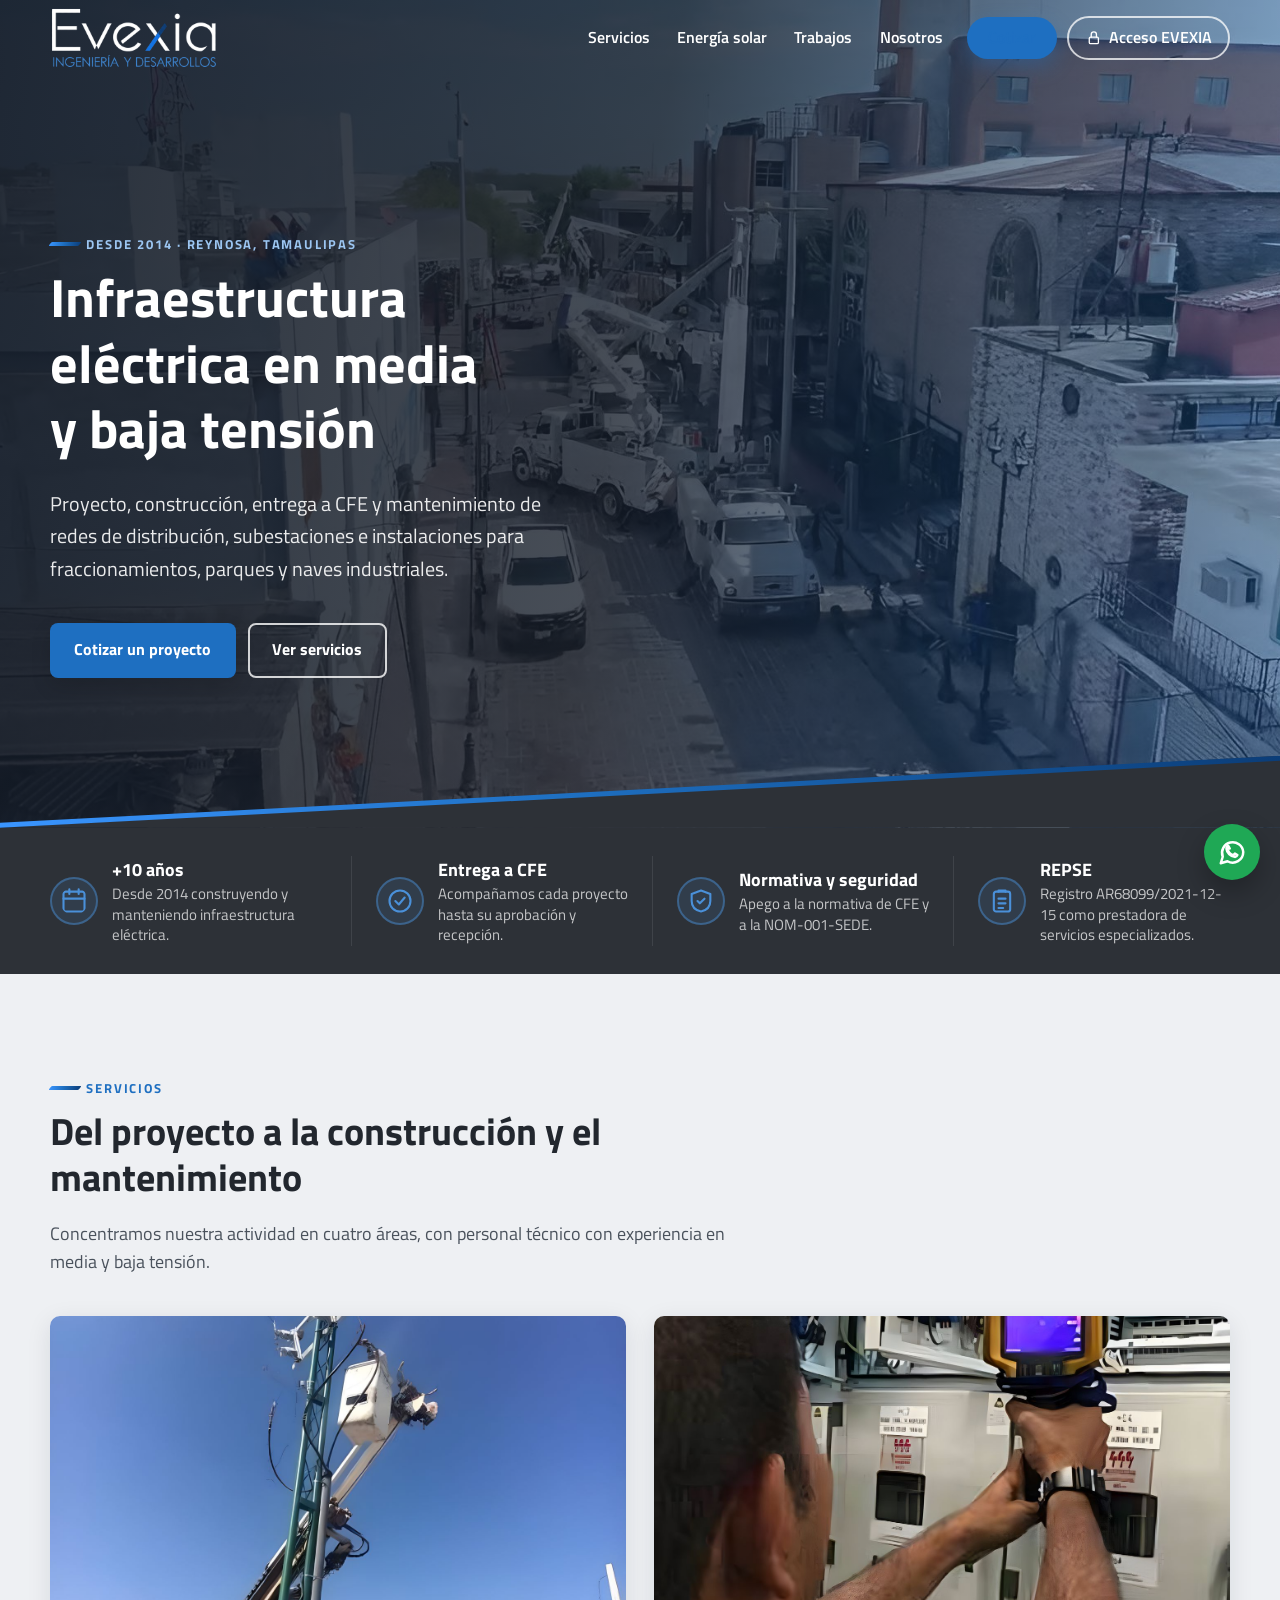
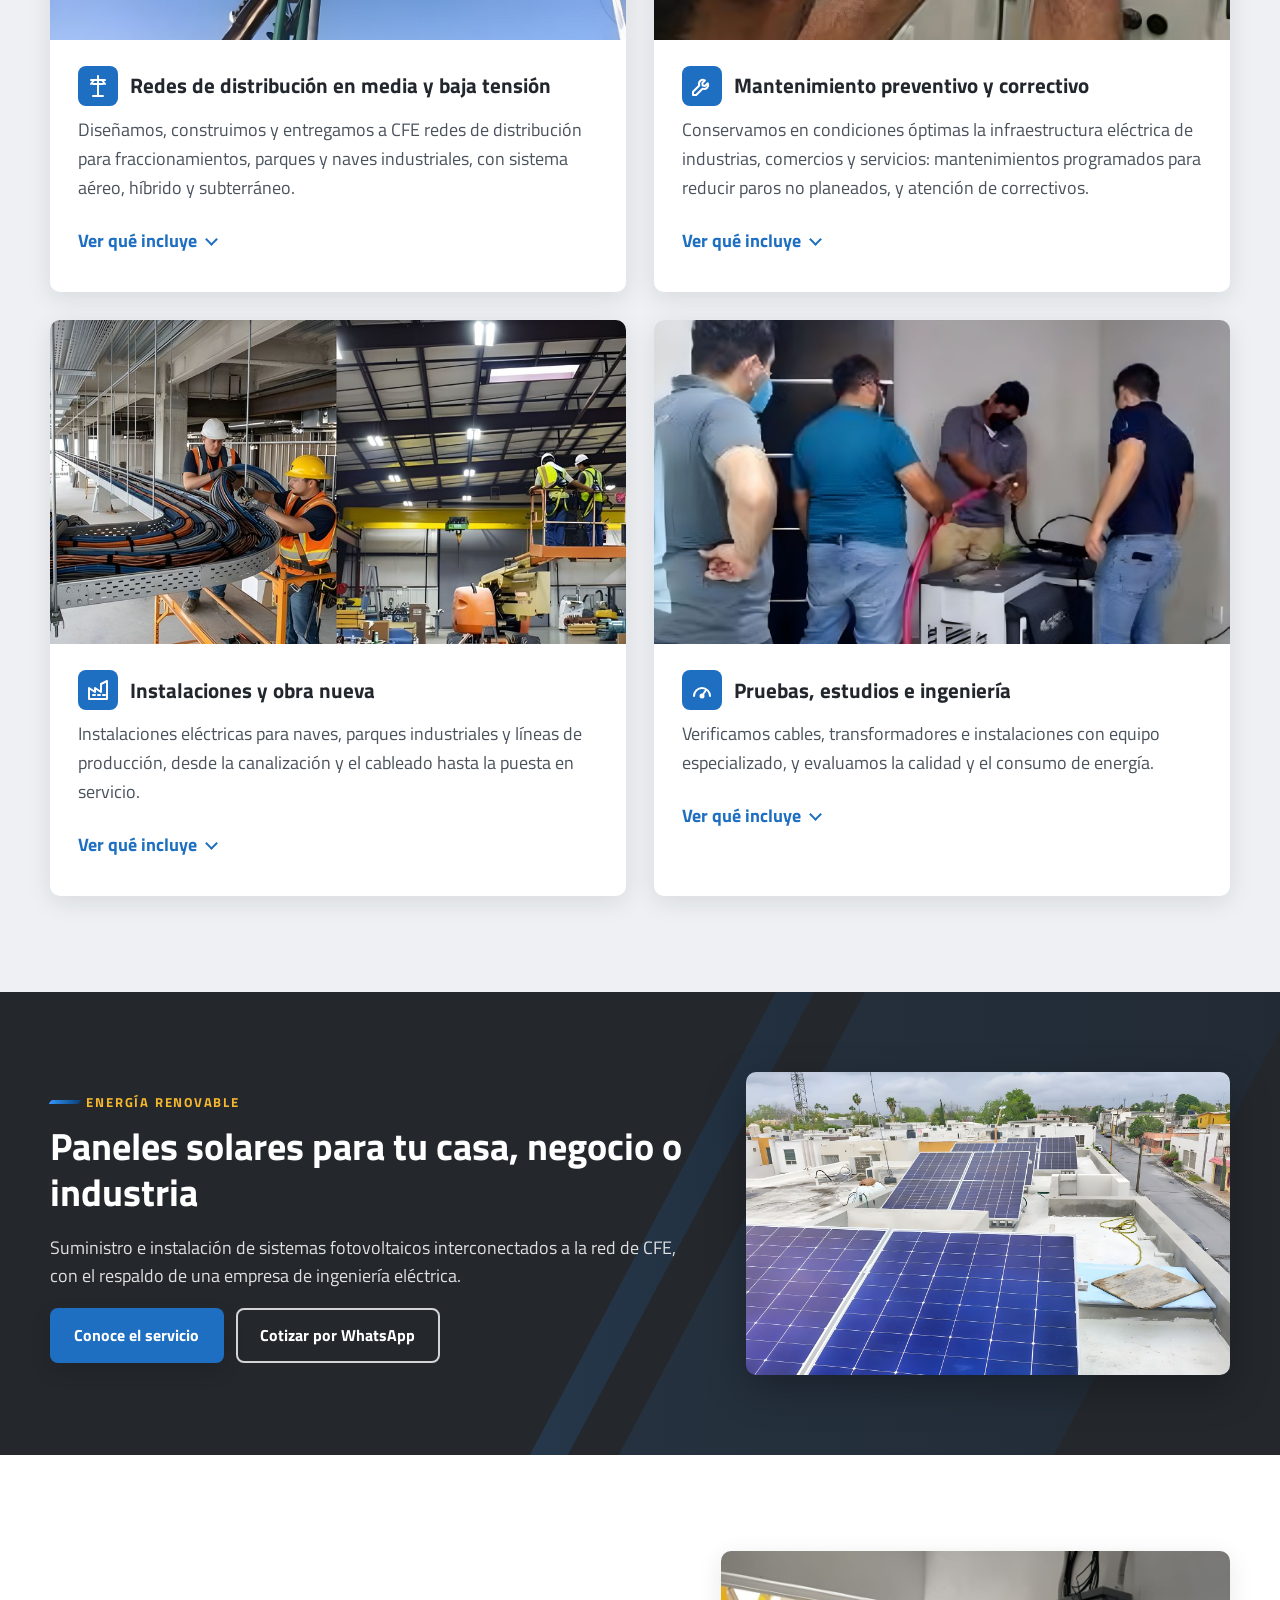
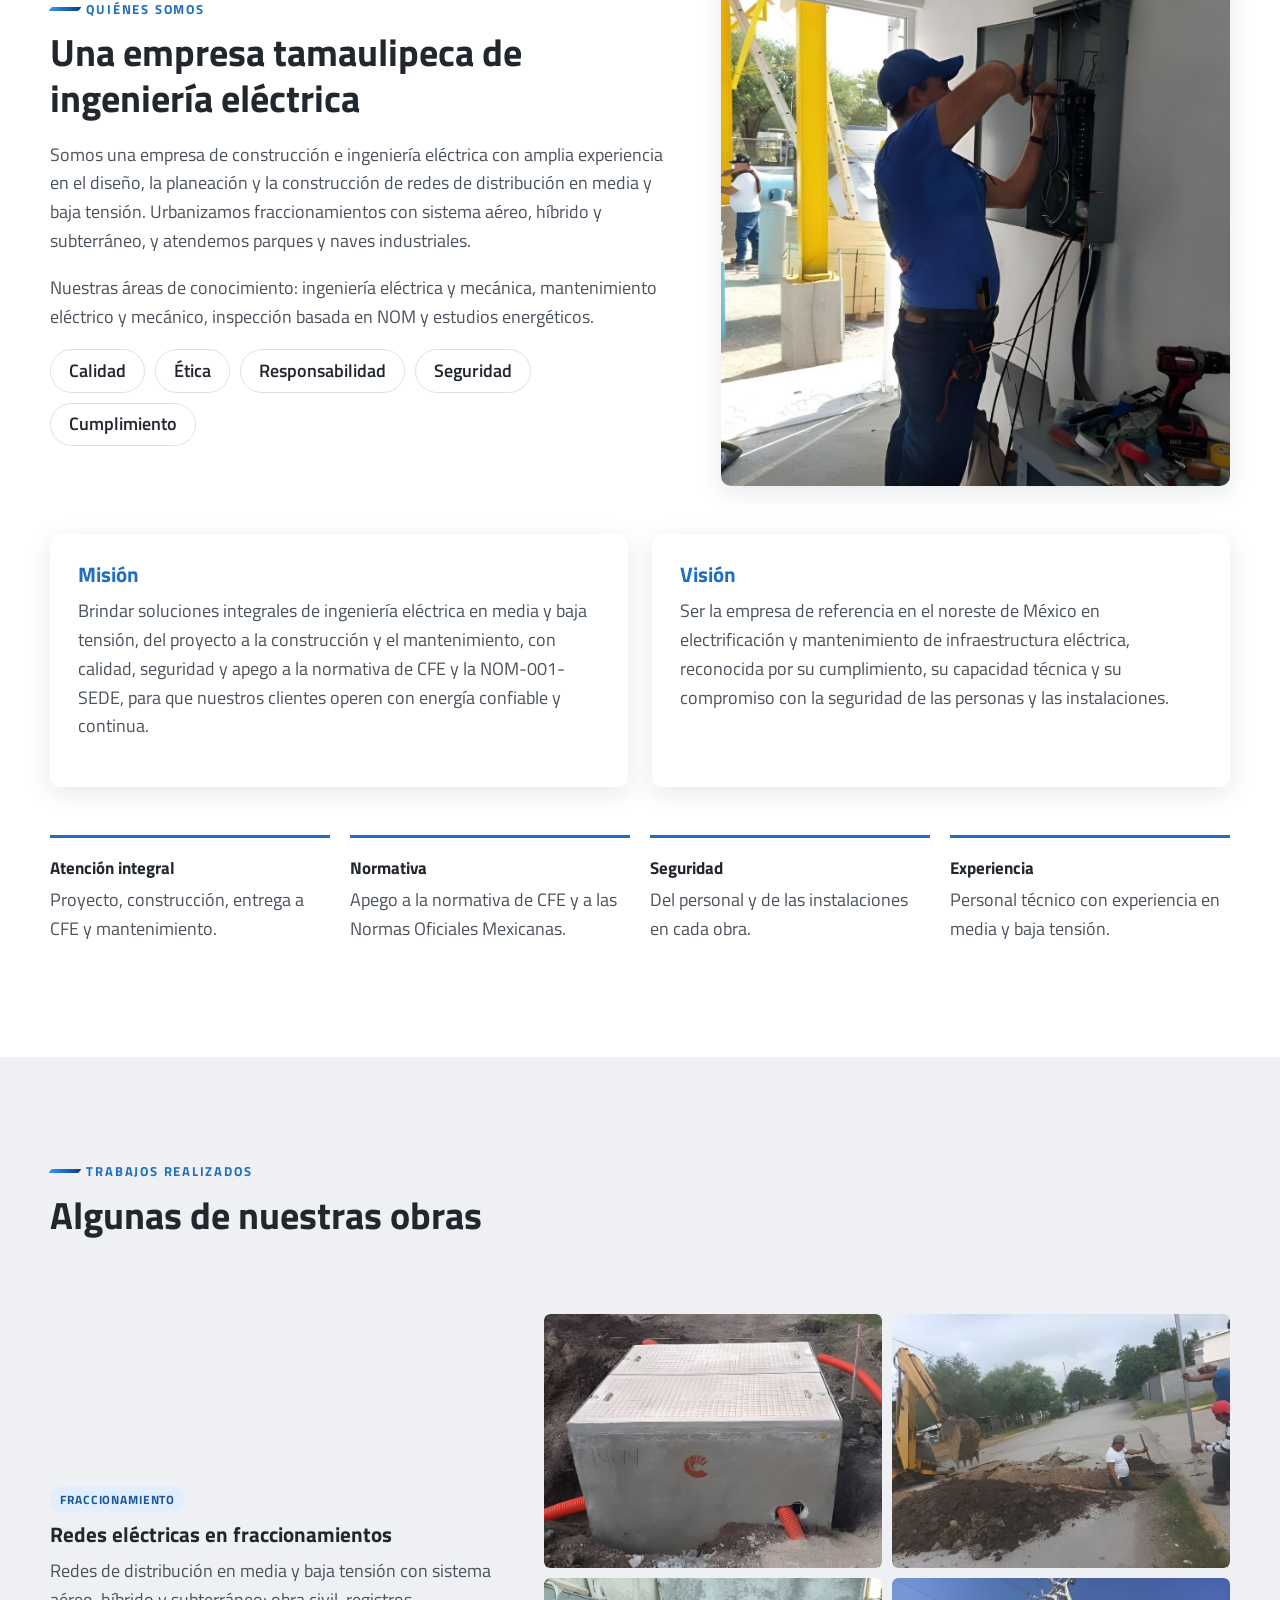
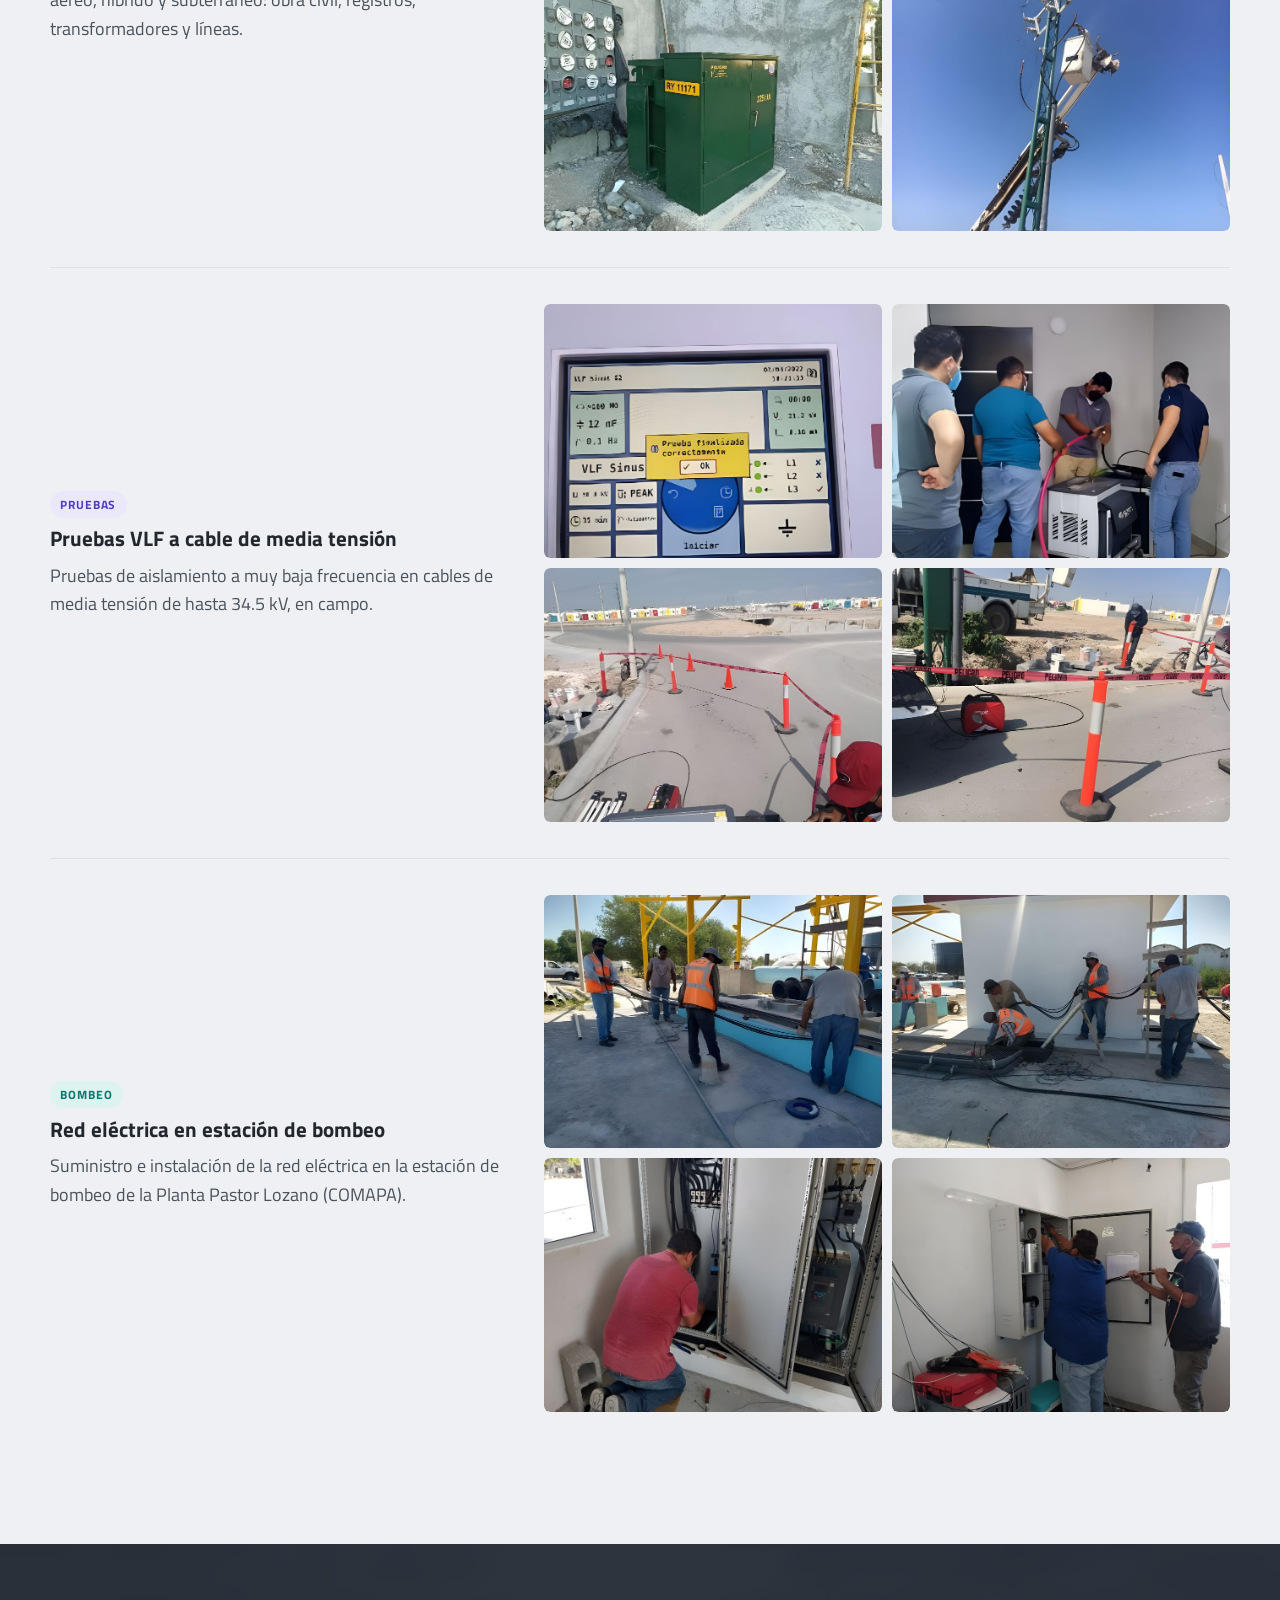
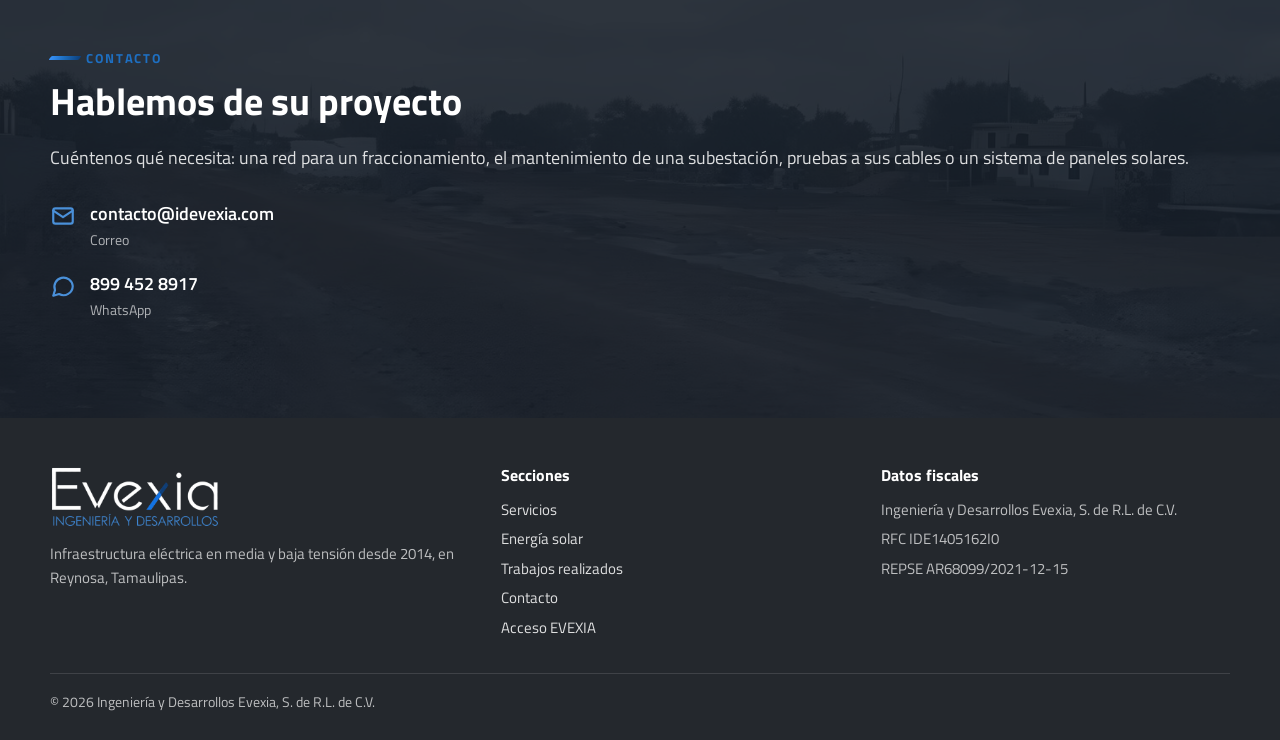
<file: index.html>
<!doctype html>
<html lang="es-MX">
<head>
<meta charset="utf-8">
<meta name="viewport" content="width=device-width, initial-scale=1">
<title>Ingeniería y Desarrollos EVEXIA · Infraestructura eléctrica en Reynosa, Tamaulipas</title>
<meta name="description" content="Proyecto, construcción, entrega a CFE y mantenimiento de redes de distribución en media y baja tensión, subestaciones e instalaciones industriales. Paneles solares. Desde 2014 en Reynosa, Tamaulipas.">
<link rel="canonical" href="https://idevexia.com/">
<meta property="og:type" content="website">
<meta property="og:locale" content="es_MX">
<meta property="og:site_name" content="Ingeniería y Desarrollos EVEXIA">
<meta property="og:title" content="Ingeniería y Desarrollos EVEXIA · Infraestructura eléctrica">
<meta property="og:description" content="Redes de distribución en media y baja tensión, subestaciones, mantenimiento, pruebas y paneles solares. Desde 2014 en Reynosa, Tamaulipas.">
<meta property="og:url" content="https://idevexia.com/">
<meta property="og:image" content="https://idevexia.com/img/compartir.jpg">
<link rel="icon" href="img/favicon.svg" type="image/svg+xml">
<link rel="icon" href="img/favicon.png" type="image/png">
<link rel="apple-touch-icon" href="img/apple-touch-icon.png">
<link rel="preconnect" href="https://fonts.googleapis.com">
<link rel="preconnect" href="https://fonts.gstatic.com" crossorigin>
<link href="https://fonts.googleapis.com/css2?family=Titillium+Web:wght@400;600;700&display=swap" rel="stylesheet">
<link rel="stylesheet" href="css/estilo.css?v=20261019b">
<script type="application/ld+json">
{
  "@context": "https://schema.org",
  "@type": "Electrician",
  "name": "Ingeniería y Desarrollos EVEXIA",
  "legalName": "Ingeniería y Desarrollos Evexia, S. de R.L. de C.V.",
  "url": "https://idevexia.com/",
  "logo": "https://idevexia.com/img/logo.png",
  "image": "https://idevexia.com/img/compartir.jpg",
  "telephone": "+52 899 452 8917",
  "email": "contacto@idevexia.com",
  "foundingDate": "2014-05-16",
  "address": {
    "@type": "PostalAddress",
    "addressLocality": "Reynosa",
    "addressRegion": "Tamaulipas",
    "addressCountry": "MX"
  },
  "areaServed": "Noreste de México"
}
</script>
</head>
<body>

<header class="encabezado sobre-portada" id="encabezado">
  <div class="contenedor">
    <a class="marca" href="./" aria-label="Ingeniería y Desarrollos EVEXIA, inicio">
      <img class="logo-color" src="img/logo.png" alt="Evexia · Ingeniería y Desarrollos" width="480" height="176">
      <img class="logo-claro" src="img/logo-blanco.png" alt="" width="480" height="176">
    </a>
    <nav class="menu" id="menu" aria-label="Principal">
      <a href="#servicios">Servicios</a>
      <a href="energia-solar.html">Energía solar</a>
      <a href="#trabajos">Trabajos</a>
      <a href="#nosotros">Nosotros</a>
      <a class="boton-cotizar" href="#contacto">Cotizar</a>
      <a class="acceso" href="https://evexia-ua7i44z5va-pv.a.run.app" rel="noopener">
        <svg viewBox="0 0 24 24" fill="none" stroke="currentColor" stroke-width="2" stroke-linecap="round" stroke-linejoin="round"><rect x="5" y="11" width="14" height="10" rx="2"/><path d="M8 11V7a4 4 0 0 1 8 0v4"/></svg>
        Acceso EVEXIA</a>
      <a class="whatsapp-menu" href="https://wa.me/528994528917?text=Hola%2C%20quiero%20cotizar%20un%20proyecto." rel="noopener">
        <svg viewBox="0 0 24 24" fill="none" stroke="currentColor" stroke-width="2" stroke-linecap="round" stroke-linejoin="round"><path d="M21 12a8.5 8.5 0 0 1-12.6 7.4L3 21l1.6-5.2A8.5 8.5 0 1 1 21 12z"/></svg>
        WhatsApp 899 452 8917</a>
    </nav>
    <button class="boton-menu" type="button" aria-label="Abrir el menú" aria-expanded="false" aria-controls="menu">
      <span></span><span></span><span></span>
    </button>
  </div>
</header>

<main>
  <section class="portada">
    <!-- Video de fondo: 15 s de grúas en el centro (1.9 MB, sin sonido); debajo queda la foto de la subestación. -->
    <video class="portada-video" src="video/gruas-centro.mp4" poster="img/gruas-centro-poster.jpg"
      autoplay muted loop playsinline preload="auto" aria-hidden="true"></video>
    <div class="contenedor">
      <span class="etiqueta">Desde 2014 · Reynosa, Tamaulipas</span>
      <h1>Infraestructura eléctrica en media y baja tensión</h1>
      <p>Proyecto, construcción, entrega a CFE y mantenimiento de redes de distribución, subestaciones e instalaciones para fraccionamientos, parques y naves industriales.</p>
      <div class="botones">
        <a class="boton primario" href="#contacto">Cotizar un proyecto</a>
        <a class="boton contorno" href="#servicios">Ver servicios</a>
      </div>
    </div>
  </section>

  <section class="datos" aria-label="En pocas palabras">
    <ul class="contenedor">
      <li>
        <svg viewBox="0 0 24 24" fill="none" stroke="currentColor" stroke-width="1.8" stroke-linecap="round" stroke-linejoin="round"><rect x="3" y="4" width="18" height="17" rx="2"/><path d="M16 2v4M8 2v4M3 10h18"/></svg>
        <div><strong>+<span data-contar="10">10</span> años</strong><span>Desde 2014 construyendo y manteniendo infraestructura eléctrica.</span></div>
      </li>
      <li>
        <svg viewBox="0 0 24 24" fill="none" stroke="currentColor" stroke-width="1.8" stroke-linecap="round" stroke-linejoin="round"><circle cx="12" cy="12" r="9"/><path d="m8 12 3 3 5-6"/></svg>
        <div><strong>Entrega a CFE</strong><span>Acompañamos cada proyecto hasta su aprobación y recepción.</span></div>
      </li>
      <li>
        <svg viewBox="0 0 24 24" fill="none" stroke="currentColor" stroke-width="1.8" stroke-linecap="round" stroke-linejoin="round"><path d="M12 3 4 6v6c0 5 3.5 8 8 9 4.5-1 8-4 8-9V6l-8-3z"/><path d="m9 12 2 2 4-4"/></svg>
        <div><strong>Normativa y seguridad</strong><span>Apego a la normativa de CFE y a la NOM-001-SEDE.</span></div>
      </li>
      <li>
        <svg viewBox="0 0 24 24" fill="none" stroke="currentColor" stroke-width="1.8" stroke-linecap="round" stroke-linejoin="round"><rect x="5" y="4" width="14" height="17" rx="2"/><path d="M9 4V3h6v1M9 10h6M9 14h6M9 18h4"/></svg>
        <div><strong>REPSE</strong><span>Registro AR68099/2021-12-15 como prestadora de servicios especializados.</span></div>
      </li>
    </ul>
  </section>

  <section class="seccion gris salto" id="servicios">
    <div class="contenedor">
      <div class="titulo-seccion">
        <span class="etiqueta">Servicios</span>
        <h2>Del proyecto a la construcción y el mantenimiento</h2>
        <p>Concentramos nuestra actividad en cuatro áreas, con personal técnico con experiencia en media y baja tensión.</p>
      </div>
      <div class="servicios">
        <article class="servicio">
          <img src="img/red-aerea.jpg" alt="Poste de una red aérea de media tensión con su equipo" width="900" height="685" loading="lazy">
          <div class="cuerpo">
            <h3><svg viewBox="0 0 24 24" fill="none" stroke="currentColor" stroke-width="2" stroke-linecap="round" stroke-linejoin="round"><path d="M12 2v20M7 22h10M5 6h14M7 10h10M8 6l-3 4M16 6l3 4"/></svg>Redes de distribución en media y baja tensión</h3>
            <p>Diseñamos, construimos y entregamos a CFE redes de distribución para fraccionamientos, parques y naves industriales, con sistema aéreo, híbrido y subterráneo.</p>
            <details class="mas">
              <summary><span class="cerrado">Ver qué incluye</span><span class="abierto">Ver menos</span></summary>
              <ul class="lista">
                <li><strong>Proyectos para CFE:</strong> diseño de líneas y redes, para aprobación y entrega.</li>
                <li><strong>Subestaciones</strong> e instalaciones en alta, media y baja tensión.</li>
                <li><strong>Acometidas GDMT</strong> (Gran Demanda en Media Tensión).</li>
                <li><strong>Alumbrado</strong> público y deportivo.</li>
              </ul>
            </details>
          </div>
        </article>
        <article class="servicio">
          <img src="img/termografia.jpg" alt="Técnico revisando un tablero con cámara termográfica" width="900" height="739" loading="lazy">
          <div class="cuerpo">
            <h3><svg viewBox="0 0 24 24" fill="none" stroke="currentColor" stroke-width="2" stroke-linecap="round" stroke-linejoin="round"><path d="M14.7 6.3a4 4 0 0 0-5.4 5.2L3 17.8V21h3.2l6.3-6.3a4 4 0 0 0 5.2-5.4l-2.6 2.6-2.4-.4-.4-2.4 2.6-2.6z"/></svg>Mantenimiento preventivo y correctivo</h3>
            <p>Conservamos en condiciones óptimas la infraestructura eléctrica de industrias, comercios y servicios: mantenimientos programados para reducir paros no planeados, y atención de correctivos.</p>
            <details class="mas">
              <summary><span class="cerrado">Ver qué incluye</span><span class="abierto">Ver menos</span></summary>
              <ul class="lista">
                <li><strong>Subestaciones:</strong> limpieza, resistencia de aislamiento (megger) y cambio de aceite a transformadores.</li>
                <li><strong>Tableros:</strong> apriete de conexiones, termografía infrarroja y balanceo de cargas.</li>
                <li><strong>Tierras físicas y pararrayos:</strong> resistividad del terreno y puesta a tierra.</li>
              </ul>
            </details>
          </div>
        </article>
        <article class="servicio">
          <img src="img/nave-industrial.jpg" alt="Instalación de charolas y cableado en una nave industrial" width="900" height="337" loading="lazy">
          <div class="cuerpo">
            <h3><svg viewBox="0 0 24 24" fill="none" stroke="currentColor" stroke-width="2" stroke-linecap="round" stroke-linejoin="round"><path d="M3 21V10l6 4V10l6 4V6l6-3v18H3z"/><path d="M7 17h2M12 17h2M17 17h2"/></svg>Instalaciones y obra nueva</h3>
            <p>Instalaciones eléctricas para naves, parques industriales y líneas de producción, desde la canalización y el cableado hasta la puesta en servicio.</p>
            <details class="mas">
              <summary><span class="cerrado">Ver qué incluye</span><span class="abierto">Ver menos</span></summary>
              <ul class="lista">
                <li><strong>Canalizaciones:</strong> tubería conduit pared gruesa y galvanizada, charolas portacables.</li>
                <li><strong>Cableado de potencia</strong> para maquinaria nueva y reubicación de líneas de producción.</li>
                <li><strong>Iluminación eficiente:</strong> de campanas tradicionales a LED con sensores de presencia.</li>
              </ul>
            </details>
          </div>
        </article>
        <article class="servicio">
          <img src="img/pruebas-vlf.jpg" alt="Equipo de pruebas VLF conectado a un cable de media tensión" width="900" height="778" loading="lazy">
          <div class="cuerpo">
            <h3><svg viewBox="0 0 24 24" fill="none" stroke="currentColor" stroke-width="2" stroke-linecap="round" stroke-linejoin="round"><path d="M4 18a8 8 0 1 1 16 0"/><path d="m12 18 4-6"/><circle cx="12" cy="18" r="1.5"/></svg>Pruebas, estudios e ingeniería</h3>
            <p>Verificamos cables, transformadores e instalaciones con equipo especializado, y evaluamos la calidad y el consumo de energía.</p>
            <details class="mas">
              <summary><span class="cerrado">Ver qué incluye</span><span class="abierto">Ver menos</span></summary>
              <ul class="lista">
                <li><strong>Pruebas VLF</strong> a cable de media tensión de hasta 34.5 kV.</li>
                <li><strong>Pruebas eléctricas:</strong> resistencia óhmica, megger, hi-pot y TTR.</li>
                <li><strong>Estudios energéticos:</strong> calidad y ahorro de energía; inspección basada en NOM.</li>
                <li><strong>Ingeniería y suministro:</strong> diseño, asesoría, cableado estructurado y venta de material eléctrico.</li>
              </ul>
            </details>
          </div>
        </article>
      </div>
    </div>
  </section>

  <section class="solar-franja">
    <div class="contenedor">
      <div>
        <span class="etiqueta">Energía renovable</span>
        <h2>Paneles solares para tu casa, negocio o industria</h2>
        <p>Suministro e instalación de sistemas fotovoltaicos interconectados a la red de CFE, con el respaldo de una empresa de ingeniería eléctrica.</p>
        <div class="botones">
          <a class="boton primario" href="energia-solar.html">Conoce el servicio</a>
          <a class="boton contorno" href="https://wa.me/528994528917?text=Hola%2C%20quiero%20cotizar%20un%20sistema%20de%20paneles%20solares." rel="noopener">Cotizar por WhatsApp</a>
        </div>
      </div>
      <img class="foto-solar ancha" src="img/solar-residencial.jpg" alt="Paneles solares instalados por EVEXIA en la azotea de una casa" width="1400" height="788" loading="lazy">
    </div>
  </section>

  <section class="seccion salto" id="nosotros">
    <div class="contenedor">
      <div class="nosotros">
        <div>
          <span class="etiqueta">Quiénes somos</span>
          <h2>Una empresa tamaulipeca de ingeniería eléctrica</h2>
          <p>Somos una empresa de construcción e ingeniería eléctrica con amplia experiencia en el diseño, la planeación y la construcción de redes de distribución en media y baja tensión. Urbanizamos fraccionamientos con sistema aéreo, híbrido y subterráneo, y atendemos parques y naves industriales.</p>
          <p>Nuestras áreas de conocimiento: ingeniería eléctrica y mecánica, mantenimiento eléctrico y mecánico, inspección basada en NOM y estudios energéticos.</p>
          <ul class="valores" aria-label="Valores">
            <li>Calidad</li><li>Ética</li><li>Responsabilidad</li><li>Seguridad</li><li>Cumplimiento</li>
          </ul>
        </div>
        <img src="img/tablero.jpg" alt="Electricista conectando un tablero de distribución" width="816" height="848" loading="lazy">
      </div>
      <div class="tarjetas">
        <div class="tarjeta">
          <h3>Misión</h3>
          <p>Brindar soluciones integrales de ingeniería eléctrica en media y baja tensión, del proyecto a la construcción y el mantenimiento, con calidad, seguridad y apego a la normativa de CFE y la NOM-001-SEDE, para que nuestros clientes operen con energía confiable y continua.</p>
        </div>
        <div class="tarjeta">
          <h3>Visión</h3>
          <p>Ser la empresa de referencia en el noreste de México en electrificación y mantenimiento de infraestructura eléctrica, reconocida por su cumplimiento, su capacidad técnica y su compromiso con la seguridad de las personas y las instalaciones.</p>
        </div>
      </div>
      <ul class="distingue" aria-label="Lo que nos distingue">
        <li><strong>Atención integral</strong>Proyecto, construcción, entrega a CFE y mantenimiento.</li>
        <li><strong>Normativa</strong>Apego a la normativa de CFE y a las Normas Oficiales Mexicanas.</li>
        <li><strong>Seguridad</strong>Del personal y de las instalaciones en cada obra.</li>
        <li><strong>Experiencia</strong>Personal técnico con experiencia en media y baja tensión.</li>
      </ul>
    </div>
  </section>

  <section class="seccion gris salto" id="trabajos">
    <div class="contenedor">
      <div class="titulo-seccion">
        <span class="etiqueta">Trabajos realizados</span>
        <h2>Algunas de nuestras obras</h2>
      </div>
      <article class="trabajo">
        <div>
          <span class="chip chip-azul">Fraccionamiento</span>
          <h3>Redes eléctricas en fraccionamientos</h3>
          <p>Redes de distribución en media y baja tensión con sistema aéreo, híbrido y subterráneo: obra civil, registros, transformadores y líneas.</p>
        </div>
        <ul class="galeria">
          <li><img src="img/fracc-registro.jpg" data-grande="img/grande/fracc-registro.jpg" alt="Registro de concreto con sus ductos" width="800" height="609" loading="lazy"></li>
          <li><img src="img/fracc-zanja.jpg" data-grande="img/grande/fracc-zanja.jpg" alt="Excavación de zanja para la red subterránea" width="800" height="561" loading="lazy"></li>
          <li><img src="img/fracc-transformador.jpg" data-grande="img/grande/fracc-transformador.jpg" alt="Transformador tipo pedestal instalado" width="800" height="609" loading="lazy"></li>
          <li><img src="img/fracc-poste.jpg" data-grande="img/grande/fracc-poste.jpg" alt="Poste de la red aérea con su equipo" width="800" height="609" loading="lazy"></li>
        </ul>
      </article>
      <article class="trabajo">
        <div>
          <span class="chip chip-violeta">Pruebas</span>
          <h3>Pruebas VLF a cable de media tensión</h3>
          <p>Pruebas de aislamiento a muy baja frecuencia en cables de media tensión de hasta 34.5 kV, en campo.</p>
        </div>
        <ul class="galeria">
          <li><img src="img/vlf-pantalla.jpg" data-grande="img/grande/vlf-pantalla.jpg" alt="Pantalla del equipo VLF con la prueba terminada correctamente" width="800" height="609" loading="lazy"></li>
          <li><img src="img/vlf-equipo.jpg" data-grande="img/grande/vlf-equipo.jpg" alt="Equipo de trabajo preparando la prueba VLF" width="800" height="692" loading="lazy"></li>
          <li><img src="img/vlf-campo.jpg" data-grande="img/grande/vlf-campo.jpg" alt="Área acordonada durante una prueba en campo" width="800" height="609" loading="lazy"></li>
          <li><img src="img/vlf-calle.jpg" data-grande="img/grande/vlf-calle.jpg" alt="Prueba de cable en la vía pública con señalamiento" width="800" height="585" loading="lazy"></li>
        </ul>
      </article>
      <article class="trabajo">
        <div>
          <span class="chip chip-turquesa">Bombeo</span>
          <h3>Red eléctrica en estación de bombeo</h3>
          <p>Suministro e instalación de la red eléctrica en la estación de bombeo de la Planta Pastor Lozano (COMAPA).</p>
        </div>
        <ul class="galeria">
          <li><img src="img/comapa-obra.jpg" data-grande="img/grande/comapa-obra.jpg" alt="Personal tendiendo cable en la estación de bombeo" width="800" height="609" loading="lazy"></li>
          <li><img src="img/comapa-caseta.jpg" data-grande="img/grande/comapa-caseta.jpg" alt="Caseta eléctrica de la estación de bombeo" width="800" height="609" loading="lazy"></li>
          <li><img src="img/comapa-tablero.jpg" data-grande="img/grande/comapa-tablero.jpg" alt="Conexión de tableros de control" width="800" height="628" loading="lazy"></li>
          <li><img src="img/comapa-centro-carga.jpg" data-grande="img/grande/comapa-centro-carga.jpg" alt="Instalación de centro de carga" width="800" height="609" loading="lazy"></li>
        </ul>
      </article>
    </div>
  </section>

  <section class="seccion contacto salto" id="contacto">
    <div class="contenedor rejilla">
      <div>
        <span class="etiqueta">Contacto</span>
        <h2>Hablemos de su proyecto</h2>
        <p>Cuéntenos qué necesita: una red para un fraccionamiento, el mantenimiento de una subestación, pruebas a sus cables o un sistema de paneles solares.</p>
        <ul class="medios">
          <li>
            <svg viewBox="0 0 24 24" fill="none" stroke="currentColor" stroke-width="2" stroke-linecap="round" stroke-linejoin="round"><rect x="3" y="5" width="18" height="14" rx="2"/><path d="m3 7 9 6 9-6"/></svg>
            <div><a href="mailto:contacto@idevexia.com">contacto@idevexia.com</a><span>Correo</span></div>
          </li>
          <li>
            <svg viewBox="0 0 24 24" fill="none" stroke="currentColor" stroke-width="2" stroke-linecap="round" stroke-linejoin="round"><path d="M21 12a8.5 8.5 0 0 1-12.6 7.4L3 21l1.6-5.2A8.5 8.5 0 1 1 21 12z"/></svg>
            <div><a href="https://wa.me/528994528917?text=Hola%2C%20quiero%20cotizar%20un%20proyecto." rel="noopener">899 452 8917</a><span>WhatsApp</span></div>
          </li>
        </ul>
      </div>
      <!-- El formulario manda sus respuestas a un Formulario de Google de la cuenta de Workspace (js/contacto.js).
           Mientras `data-accion` esté vacío no se enseña. -->
      <form class="formulario" id="formulario" data-accion="" hidden>
        <h3>Escríbanos</h3>
        <label>Nombre
          <input name="nombre" data-entrada="" required maxlength="120" autocomplete="name"></label>
        <label>Correo o WhatsApp
          <input name="contacto" data-entrada="" required maxlength="160" autocomplete="email"></label>
        <label>¿Qué necesita?
          <select name="servicio" data-entrada="">
            <option>Paneles solares</option>
            <option>Redes eléctricas</option>
            <option>Mantenimiento</option>
            <option>Pruebas y estudios</option>
            <option>Otro</option>
          </select></label>
        <label>Mensaje
          <textarea name="mensaje" data-entrada="" rows="4" required maxlength="2000"></textarea></label>
        <button class="boton primario" type="submit">Enviar mensaje</button>
        <p class="estado" role="status" aria-live="polite"></p>
      </form>
    </div>
  </section>
</main>

<footer class="pie">
  <div class="contenedor">
    <div>
      <img src="img/logo-blanco.png" alt="Evexia · Ingeniería y Desarrollos" width="480" height="176" loading="lazy">
      <p>Infraestructura eléctrica en media y baja tensión desde 2014, en Reynosa, Tamaulipas.</p>
    </div>
    <div>
      <h3>Secciones</h3>
      <ul>
        <li><a href="#servicios">Servicios</a></li>
        <li><a href="energia-solar.html">Energía solar</a></li>
        <li><a href="#trabajos">Trabajos realizados</a></li>
        <li><a href="#contacto">Contacto</a></li>
        <li><a href="https://evexia-ua7i44z5va-pv.a.run.app" rel="noopener">Acceso EVEXIA</a></li>
      </ul>
    </div>
    <div>
      <h3>Datos fiscales</h3>
      <ul>
        <li>Ingeniería y Desarrollos Evexia, S. de R.L. de C.V.</li>
        <li>RFC IDE1405162I0</li>
        <li>REPSE AR68099/2021-12-15</li>
      </ul>
    </div>
  </div>
  <div class="contenedor legal">© <span id="anio">2026</span> Ingeniería y Desarrollos Evexia, S. de R.L. de C.V.</div>
</footer>

<a class="whatsapp-flotante" href="https://wa.me/528994528917?text=Hola%2C%20quiero%20cotizar%20un%20proyecto." rel="noopener" aria-label="Escríbanos por WhatsApp">
  <svg viewBox="0 0 24 24" fill="none" stroke="currentColor" stroke-width="2" stroke-linecap="round" stroke-linejoin="round"><path d="M21 12a8.5 8.5 0 0 1-12.6 7.4L3 21l1.6-5.2A8.5 8.5 0 1 1 21 12z"/><path d="M8.5 9.5c.3 2.3 2.2 4.4 4.6 5l1.2-1.2 2 1.1c-.3 1-1.2 1.6-2.2 1.5-3.4-.4-6.1-3.1-6.5-6.5-.1-1 .5-1.9 1.5-2.2l1.1 2-1.7.3z"/></svg>
  <span>¿Cotizamos? Escríbanos</span>
</a>

<script src="js/sitio.js?v=20261019b" defer></script>
<script src="js/contacto.js?v=20261019b" defer></script>
</body>
</html>
</file>
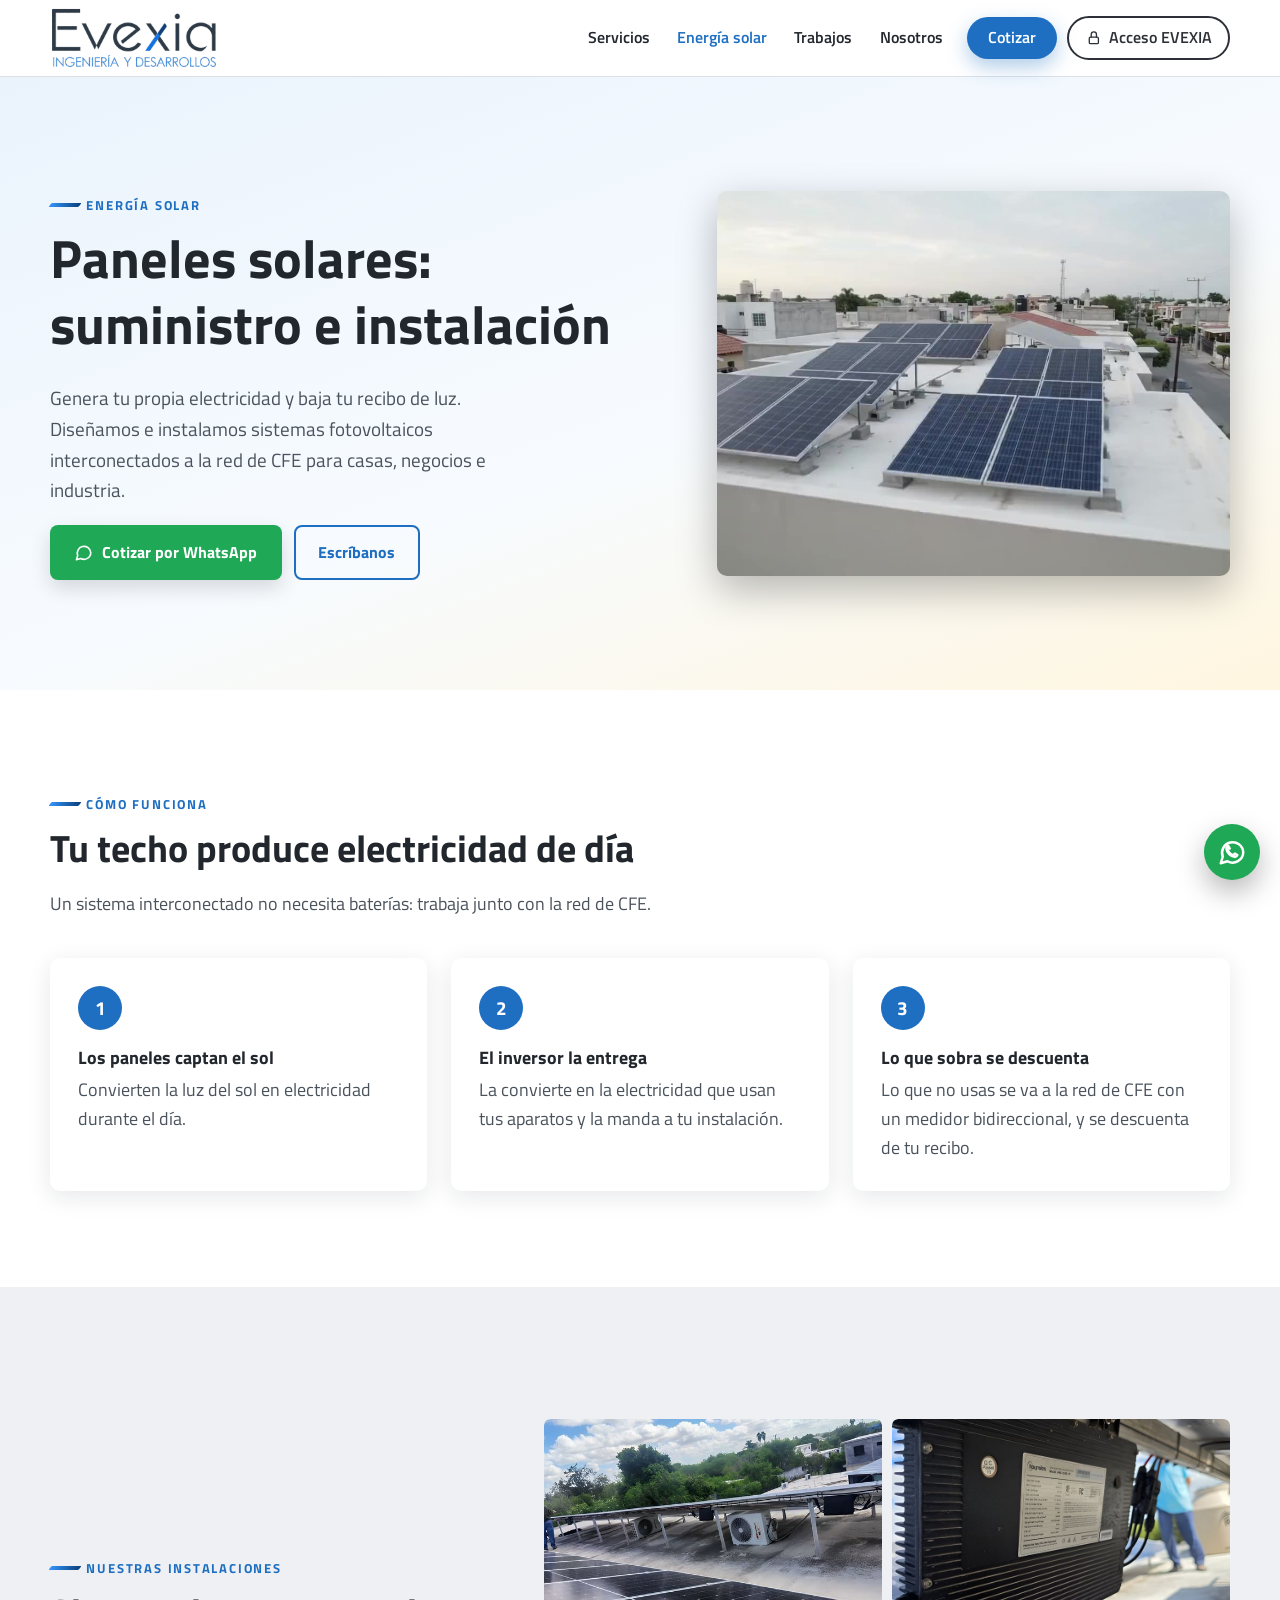
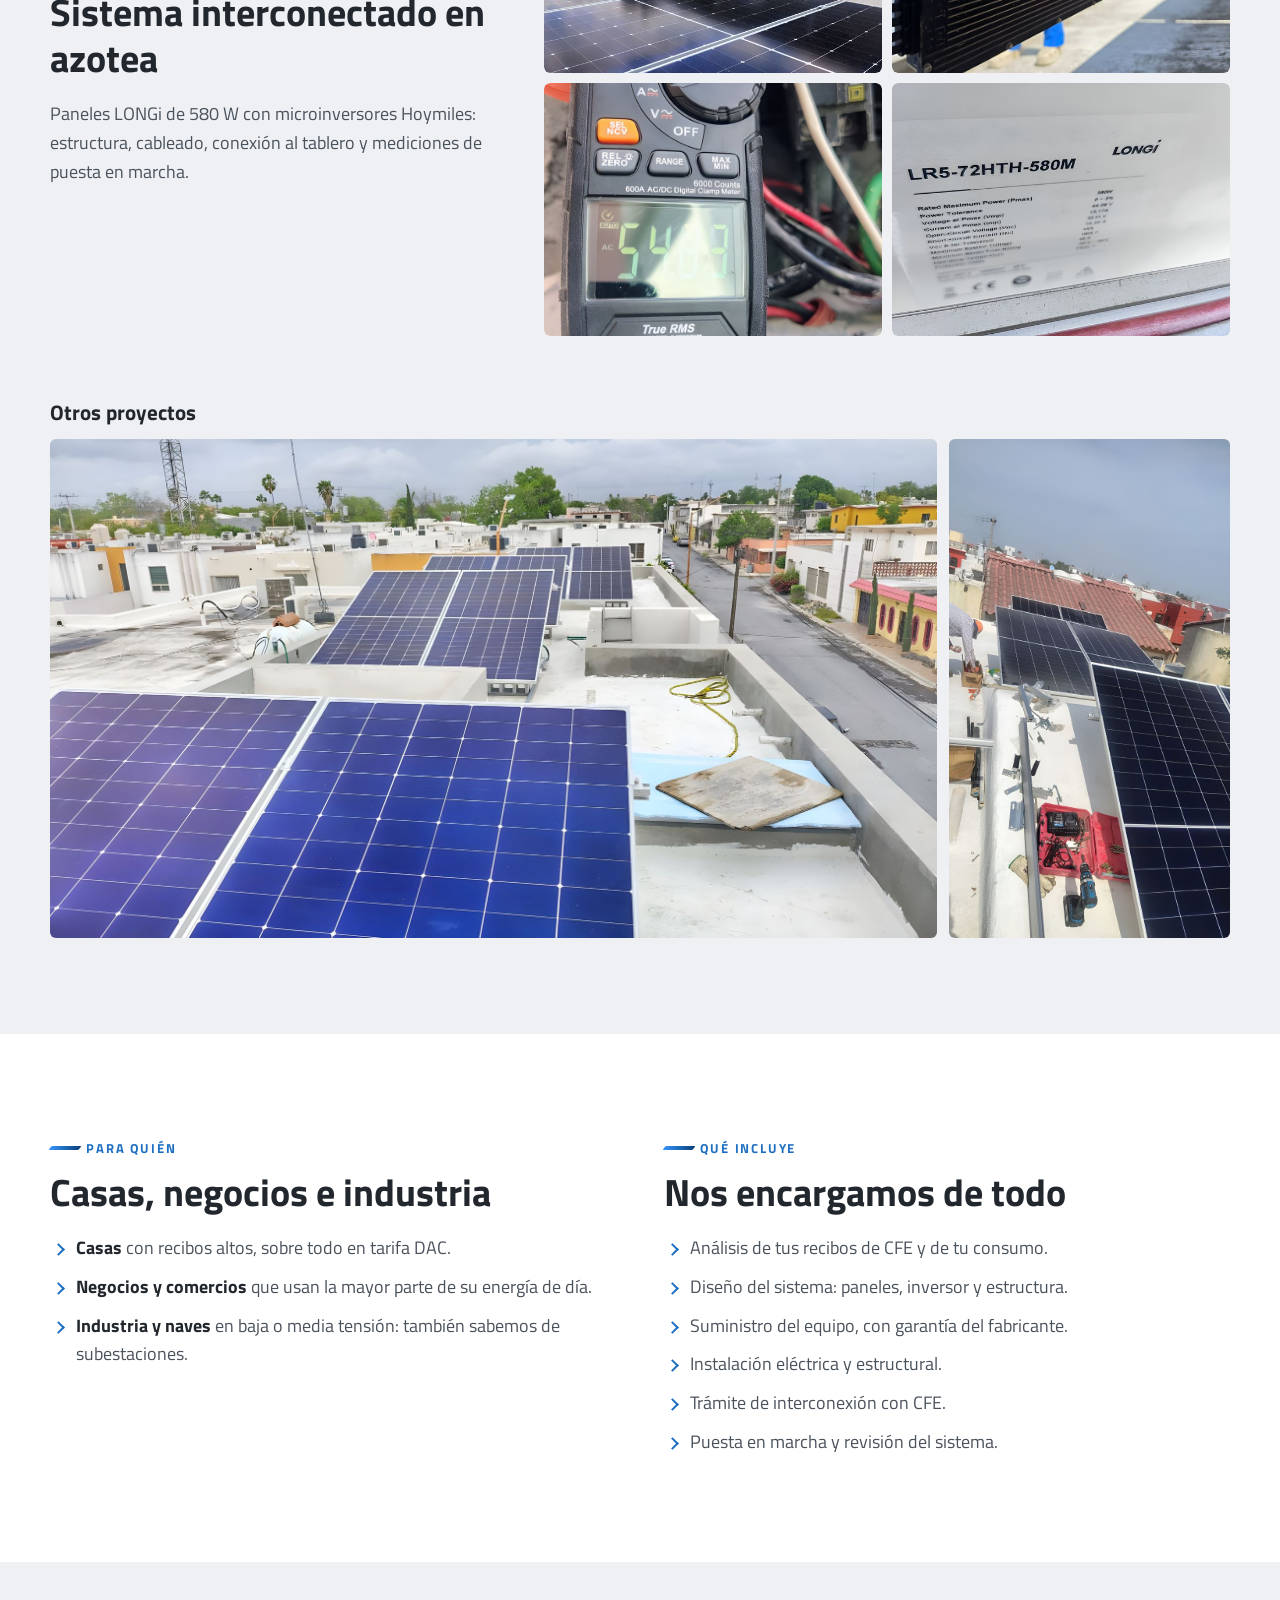
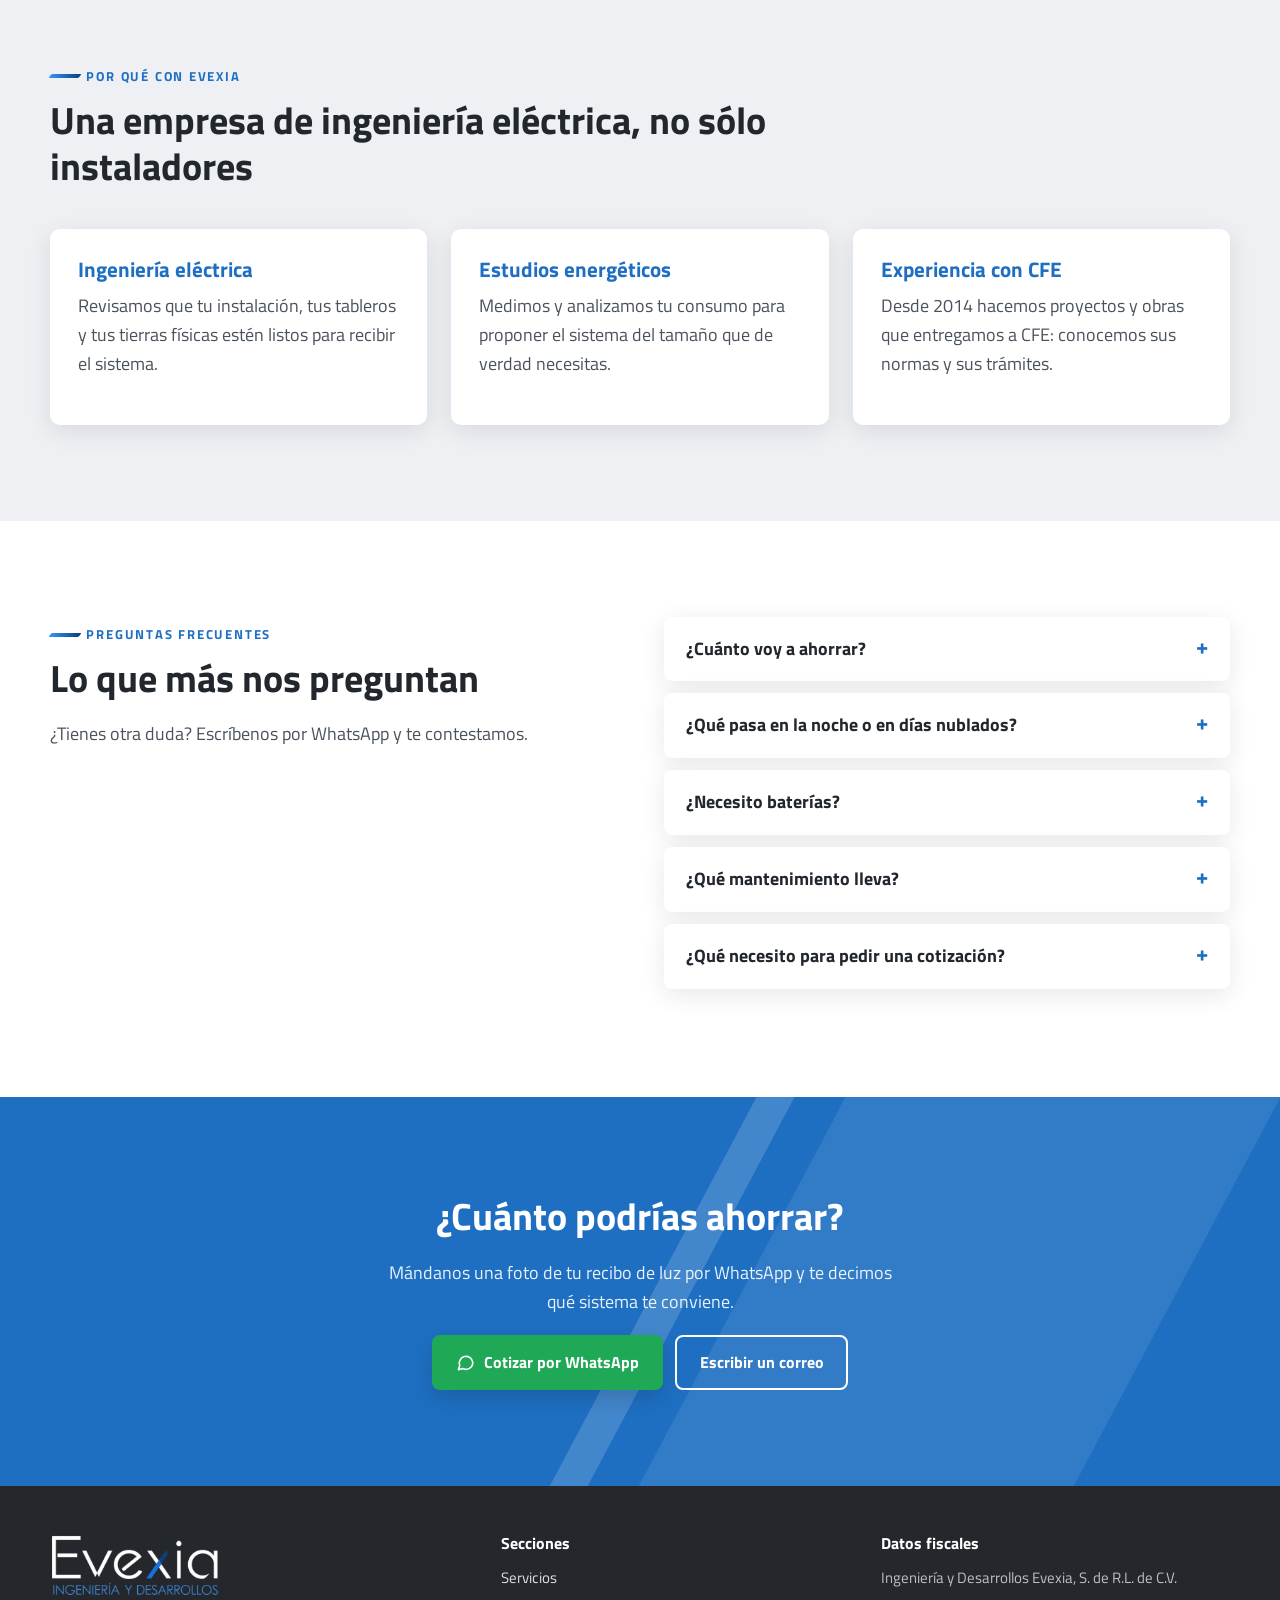
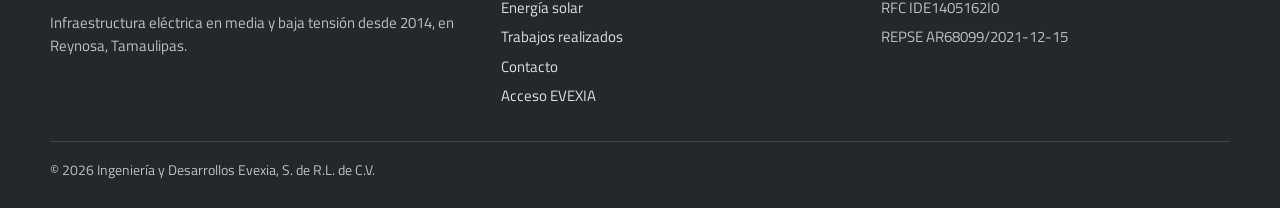
<file: energia-solar.html>
<!doctype html>
<html lang="es-MX">
<head>
<meta charset="utf-8">
<meta name="viewport" content="width=device-width, initial-scale=1">
<title>Paneles solares en Reynosa: suministro e instalación · EVEXIA</title>
<meta name="description" content="Suministro e instalación de sistemas de paneles solares interconectados a CFE para casas, negocios e industria en Reynosa y el noreste de México. Ingeniería eléctrica desde 2014.">
<link rel="canonical" href="https://idevexia.com/energia-solar.html">
<meta property="og:type" content="website">
<meta property="og:locale" content="es_MX">
<meta property="og:site_name" content="Ingeniería y Desarrollos EVEXIA">
<meta property="og:title" content="Paneles solares: suministro e instalación · EVEXIA">
<meta property="og:description" content="Sistemas fotovoltaicos interconectados a CFE para casas, negocios e industria, con el respaldo de una empresa de ingeniería eléctrica.">
<meta property="og:url" content="https://idevexia.com/energia-solar.html">
<meta property="og:image" content="https://idevexia.com/img/compartir.jpg">
<link rel="icon" href="img/favicon.svg" type="image/svg+xml">
<link rel="icon" href="img/favicon.png" type="image/png">
<link rel="apple-touch-icon" href="img/apple-touch-icon.png">
<link rel="preconnect" href="https://fonts.googleapis.com">
<link rel="preconnect" href="https://fonts.gstatic.com" crossorigin>
<link href="https://fonts.googleapis.com/css2?family=Titillium+Web:wght@400;600;700&display=swap" rel="stylesheet">
<link rel="stylesheet" href="css/estilo.css?v=20261019b">
</head>
<body>

<header class="encabezado" id="encabezado">
  <div class="contenedor">
    <a class="marca" href="./" aria-label="Ingeniería y Desarrollos EVEXIA, inicio">
      <img class="logo-color" src="img/logo.png" alt="Evexia · Ingeniería y Desarrollos" width="480" height="176">
      <img class="logo-claro" src="img/logo-blanco.png" alt="" width="480" height="176">
    </a>
    <nav class="menu" id="menu" aria-label="Principal">
      <a href="./#servicios">Servicios</a>
      <a href="energia-solar.html" aria-current="page">Energía solar</a>
      <a href="./#trabajos">Trabajos</a>
      <a href="./#nosotros">Nosotros</a>
      <a class="boton-cotizar" href="./#contacto">Cotizar</a>
      <a class="acceso" href="https://evexia-ua7i44z5va-pv.a.run.app" rel="noopener">
        <svg viewBox="0 0 24 24" fill="none" stroke="currentColor" stroke-width="2" stroke-linecap="round" stroke-linejoin="round"><rect x="5" y="11" width="14" height="10" rx="2"/><path d="M8 11V7a4 4 0 0 1 8 0v4"/></svg>
        Acceso EVEXIA</a>
      <a class="whatsapp-menu" href="https://wa.me/528994528917?text=Hola%2C%20quiero%20cotizar%20un%20sistema%20de%20paneles%20solares." rel="noopener">
        <svg viewBox="0 0 24 24" fill="none" stroke="currentColor" stroke-width="2" stroke-linecap="round" stroke-linejoin="round"><path d="M21 12a8.5 8.5 0 0 1-12.6 7.4L3 21l1.6-5.2A8.5 8.5 0 1 1 21 12z"/></svg>
        WhatsApp 899 452 8917</a>
    </nav>
    <button class="boton-menu" type="button" aria-label="Abrir el menú" aria-expanded="false" aria-controls="menu">
      <span></span><span></span><span></span>
    </button>
  </div>
</header>

<main>
  <section class="portada-solar">
    <div class="contenedor">
      <div>
        <span class="etiqueta">Energía solar</span>
        <h1>Paneles solares: suministro e instalación</h1>
        <p>Genera tu propia electricidad y baja tu recibo de luz. Diseñamos e instalamos sistemas fotovoltaicos interconectados a la red de CFE para casas, negocios e industria.</p>
        <div class="botones">
          <a class="boton whatsapp" href="https://wa.me/528994528917?text=Hola%2C%20quiero%20cotizar%20un%20sistema%20de%20paneles%20solares.%20Les%20comparto%20mi%20recibo%20de%20luz." rel="noopener">
            <svg viewBox="0 0 24 24" fill="none" stroke="currentColor" stroke-width="2" stroke-linecap="round" stroke-linejoin="round"><path d="M21 12a8.5 8.5 0 0 1-12.6 7.4L3 21l1.6-5.2A8.5 8.5 0 1 1 21 12z"/></svg>
            Cotizar por WhatsApp</a>
          <a class="boton contorno-azul" href="./#contacto">Escríbanos</a>
        </div>
      </div>
      <!-- Video de 10 s sin sonido (1.3 MB); quien pidió reducir movimiento ve sólo la primera imagen (js/sitio.js). -->
      <video class="foto-solar" src="video/paneles-azotea.mp4" poster="img/paneles-azotea-poster.jpg" width="1280" height="720"
        autoplay muted loop playsinline preload="metadata" aria-label="Paneles solares instalados en la azotea de una casa"></video>
    </div>
  </section>

  <section class="seccion">
    <div class="contenedor">
      <div class="titulo-seccion">
        <span class="etiqueta">Cómo funciona</span>
        <h2>Tu techo produce electricidad de día</h2>
        <p>Un sistema interconectado no necesita baterías: trabaja junto con la red de CFE.</p>
      </div>
      <ol class="pasos">
        <li><strong>Los paneles captan el sol</strong>Convierten la luz del sol en electricidad durante el día.</li>
        <li><strong>El inversor la entrega</strong>La convierte en la electricidad que usan tus aparatos y la manda a tu instalación.</li>
        <li><strong>Lo que sobra se descuenta</strong>Lo que no usas se va a la red de CFE con un medidor bidireccional, y se descuenta de tu recibo.</li>
      </ol>
    </div>
  </section>

  <section class="seccion gris">
    <div class="contenedor">
      <article class="trabajo">
        <div>
          <span class="etiqueta">Nuestras instalaciones</span>
          <h2>Sistema interconectado en azotea</h2>
          <p>Paneles LONGi de 580 W con microinversores Hoymiles: estructura, cableado, conexión al tablero y mediciones de puesta en marcha.</p>
        </div>
        <ul class="galeria">
          <li><img src="img/solar-azotea.jpg" data-grande="img/grande/solar-azotea.jpg" alt="Arreglo de paneles solares en la azotea con el equipo de trabajo" width="800" height="450" loading="lazy"></li>
          <li><img src="img/solar-microinversor.jpg" data-grande="img/grande/solar-microinversor.jpg" alt="Microinversor instalado debajo de un panel" width="800" height="1067" loading="lazy"></li>
          <li><img src="img/solar-medicion.jpg" data-grande="img/grande/solar-medicion.jpg" alt="Medición con amperímetro de gancho durante la puesta en marcha" width="720" height="1280" loading="lazy"></li>
          <li><img src="img/solar-panel-580w.jpg" data-grande="img/grande/solar-panel-580w.jpg" alt="Etiqueta de un panel LONGi de 580 W" width="800" height="450" loading="lazy"></li>
        </ul>
      </article>
      <h3 class="otras-obras">Otros proyectos</h3>
      <div class="obras-pares">
        <img src="img/solar-residencial.jpg" alt="Paneles solares instalados en la azotea de una casa habitación" width="1400" height="788" loading="lazy">
        <img src="img/solar-montaje.jpg" data-grande="img/grande/solar-montaje.jpg" alt="Montaje de la estructura y los paneles solares en la azotea de otra casa" width="720" height="1280" loading="lazy">
      </div>
    </div>
  </section>

  <section class="seccion">
    <div class="contenedor dos">
      <div>
        <span class="etiqueta">Para quién</span>
        <h2>Casas, negocios e industria</h2>
        <ul class="lista">
          <li><strong>Casas</strong> con recibos altos, sobre todo en tarifa DAC.</li>
          <li><strong>Negocios y comercios</strong> que usan la mayor parte de su energía de día.</li>
          <li><strong>Industria y naves</strong> en baja o media tensión: también sabemos de subestaciones.</li>
        </ul>
      </div>
      <div>
        <span class="etiqueta">Qué incluye</span>
        <h2>Nos encargamos de todo</h2>
        <ul class="lista">
          <li>Análisis de tus recibos de CFE y de tu consumo.</li>
          <li>Diseño del sistema: paneles, inversor y estructura.</li>
          <li>Suministro del equipo, con garantía del fabricante.</li>
          <li>Instalación eléctrica y estructural.</li>
          <li>Trámite de interconexión con CFE.</li>
          <li>Puesta en marcha y revisión del sistema.</li>
        </ul>
      </div>
    </div>
  </section>

  <section class="seccion gris">
    <div class="contenedor">
      <div class="titulo-seccion">
        <span class="etiqueta">Por qué con EVEXIA</span>
        <h2>Una empresa de ingeniería eléctrica, no sólo instaladores</h2>
      </div>
      <div class="tres">
        <div class="tarjeta">
          <h3>Ingeniería eléctrica</h3>
          <p>Revisamos que tu instalación, tus tableros y tus tierras físicas estén listos para recibir el sistema.</p>
        </div>
        <div class="tarjeta">
          <h3>Estudios energéticos</h3>
          <p>Medimos y analizamos tu consumo para proponer el sistema del tamaño que de verdad necesitas.</p>
        </div>
        <div class="tarjeta">
          <h3>Experiencia con CFE</h3>
          <p>Desde 2014 hacemos proyectos y obras que entregamos a CFE: conocemos sus normas y sus trámites.</p>
        </div>
      </div>
    </div>
  </section>

  <section class="seccion">
    <div class="contenedor dos">
      <div>
        <span class="etiqueta">Preguntas frecuentes</span>
        <h2>Lo que más nos preguntan</h2>
        <p>¿Tienes otra duda? Escríbenos por WhatsApp y te contestamos.</p>
      </div>
      <div class="preguntas">
        <details>
          <summary>¿Cuánto voy a ahorrar?</summary>
          <p>Depende de tu consumo, de tu tarifa y del espacio que tengas. Con tus recibos de luz te damos el cálculo antes de cotizar.</p>
        </details>
        <details>
          <summary>¿Qué pasa en la noche o en días nublados?</summary>
          <p>Usas la energía de CFE como siempre. Lo que tus paneles mandaron a la red durante el día lo compensa en tu recibo.</p>
        </details>
        <details>
          <summary>¿Necesito baterías?</summary>
          <p>En un sistema interconectado, no. Las baterías sólo hacen falta si quieres respaldo cuando se va la luz o si el lugar no tiene red de CFE.</p>
        </details>
        <details>
          <summary>¿Qué mantenimiento lleva?</summary>
          <p>Poco: limpiar los paneles de vez en cuando y una revisión periódica de las conexiones y del inversor. También te lo podemos hacer nosotros.</p>
        </details>
        <details>
          <summary>¿Qué necesito para pedir una cotización?</summary>
          <p>Una foto de tu último recibo de luz y la dirección del lugar. Con eso empezamos el análisis.</p>
        </details>
      </div>
    </div>
  </section>

  <section class="seccion llamado">
    <div class="contenedor">
      <h2>¿Cuánto podrías ahorrar?</h2>
      <p>Mándanos una foto de tu recibo de luz por WhatsApp y te decimos qué sistema te conviene.</p>
      <div class="botones">
        <a class="boton whatsapp" href="https://wa.me/528994528917?text=Hola%2C%20quiero%20cotizar%20un%20sistema%20de%20paneles%20solares.%20Les%20comparto%20mi%20recibo%20de%20luz." rel="noopener">
          <svg viewBox="0 0 24 24" fill="none" stroke="currentColor" stroke-width="2" stroke-linecap="round" stroke-linejoin="round"><path d="M21 12a8.5 8.5 0 0 1-12.6 7.4L3 21l1.6-5.2A8.5 8.5 0 1 1 21 12z"/></svg>
          Cotizar por WhatsApp</a>
        <a class="boton contorno" href="mailto:contacto@idevexia.com?subject=Cotizaci%C3%B3n%20de%20paneles%20solares">Escribir un correo</a>
      </div>
    </div>
  </section>
</main>

<footer class="pie">
  <div class="contenedor">
    <div>
      <img src="img/logo-blanco.png" alt="Evexia · Ingeniería y Desarrollos" width="480" height="176" loading="lazy">
      <p>Infraestructura eléctrica en media y baja tensión desde 2014, en Reynosa, Tamaulipas.</p>
    </div>
    <div>
      <h3>Secciones</h3>
      <ul>
        <li><a href="./#servicios">Servicios</a></li>
        <li><a href="energia-solar.html">Energía solar</a></li>
        <li><a href="./#trabajos">Trabajos realizados</a></li>
        <li><a href="./#contacto">Contacto</a></li>
        <li><a href="https://evexia-ua7i44z5va-pv.a.run.app" rel="noopener">Acceso EVEXIA</a></li>
      </ul>
    </div>
    <div>
      <h3>Datos fiscales</h3>
      <ul>
        <li>Ingeniería y Desarrollos Evexia, S. de R.L. de C.V.</li>
        <li>RFC IDE1405162I0</li>
        <li>REPSE AR68099/2021-12-15</li>
      </ul>
    </div>
  </div>
  <div class="contenedor legal">© <span id="anio">2026</span> Ingeniería y Desarrollos Evexia, S. de R.L. de C.V.</div>
</footer>

<a class="whatsapp-flotante" href="https://wa.me/528994528917?text=Hola%2C%20quiero%20cotizar%20un%20sistema%20de%20paneles%20solares.%20Les%20comparto%20mi%20recibo%20de%20luz." rel="noopener" aria-label="Cotizar por WhatsApp">
  <svg viewBox="0 0 24 24" fill="none" stroke="currentColor" stroke-width="2" stroke-linecap="round" stroke-linejoin="round"><path d="M21 12a8.5 8.5 0 0 1-12.6 7.4L3 21l1.6-5.2A8.5 8.5 0 1 1 21 12z"/><path d="M8.5 9.5c.3 2.3 2.2 4.4 4.6 5l1.2-1.2 2 1.1c-.3 1-1.2 1.6-2.2 1.5-3.4-.4-6.1-3.1-6.5-6.5-.1-1 .5-1.9 1.5-2.2l1.1 2-1.7.3z"/></svg>
  <span>Cotiza tu sistema solar</span>
</a>

<script src="js/sitio.js?v=20261019b" defer></script>
</body>
</html>
</file>
<file: css/estilo.css>
/* Ingeniería y Desarrollos EVEXIA · idevexia.com
   Colores y letra del currículum empresarial: pizarra, azul de la marca y blanco; Titillium Web. */

:root {
  --azul: #1e6fc1;
  --azul-oscuro: #17589b;
  --azul-claro: #4a90d9;
  --pizarra: #2d3137;
  --pizarra-2: #24282d;
  --tinta: #22272e;
  --texto: #4a525c;
  --gris: #eef0f3;
  --linea: #dde1e6;
  --blanco: #fff;
  --sol: #f5b82e;
  --radio: 10px;
  --sombra: 0 6px 24px rgba(20, 30, 45, .10);
  --ancho: 1180px;
}

*, *::before, *::after { box-sizing: border-box; }
html { scroll-behavior: smooth; scroll-padding-top: 84px; }
body {
  margin: 0;
  font-family: "Titillium Web", "Segoe UI", system-ui, -apple-system, sans-serif;
  font-size: 18px;
  line-height: 1.6;
  color: var(--texto);
  background: var(--blanco);
}
/* height:auto: sin esto, el alto del atributo HTML le gana al aspect-ratio de cada foto. */
img { max-width: 100%; height: auto; display: block; }
a { color: var(--azul); }
h1, h2, h3 { color: var(--tinta); line-height: 1.2; margin: 0 0 .5em; font-weight: 700; }
h1 { font-size: clamp(2rem, 4.6vw, 3.4rem); }
h2 { font-size: clamp(1.7rem, 3vw, 2.4rem); }
h3 { font-size: 1.3rem; }
p { margin: 0 0 1em; }

.contenedor { width: min(var(--ancho), 100% - 32px); margin-inline: auto; }
.seccion { padding: clamp(56px, 8vw, 96px) 0; }
.seccion.gris { background: var(--gris); }
.etiqueta {
  display: inline-flex; align-items: center; gap: .5em;
  font-size: .8rem; font-weight: 700; letter-spacing: .14em; text-transform: uppercase;
  color: var(--azul); margin-bottom: .8em;
}
.etiqueta::before { content: ""; width: 28px; height: 3px; background: currentColor; border-radius: 2px; }
.titulo-seccion { max-width: 720px; margin-bottom: 40px; }
.titulo-seccion p { font-size: 1.1rem; }
.salto { scroll-margin-top: 84px; }

/* Botones */
.boton {
  display: inline-flex; align-items: center; justify-content: center; gap: .55em;
  padding: .8em 1.4em; border-radius: 8px; border: 2px solid transparent;
  font: inherit; font-weight: 700; font-size: 1rem; text-decoration: none; cursor: pointer;
  transition: background .2s, color .2s, border-color .2s, transform .2s;
}
.boton:hover { transform: translateY(-1px); }
.boton svg { width: 1.2em; height: 1.2em; flex: none; }
.boton.primario { background: var(--azul); color: var(--blanco); }
.boton.primario:hover { background: var(--azul-oscuro); }
.boton.contorno { border-color: rgba(255, 255, 255, .8); color: var(--blanco); }
.boton.contorno:hover { background: rgba(255, 255, 255, .12); }
.boton.contorno-azul { border-color: var(--azul); color: var(--azul); }
.boton.contorno-azul:hover { background: var(--azul); color: var(--blanco); }
.boton.whatsapp { background: #1fa855; color: var(--blanco); }
.boton.whatsapp:hover { background: #178a45; }
.botones { display: flex; flex-wrap: wrap; gap: 12px; }

:focus-visible { outline: 3px solid var(--azul-claro); outline-offset: 3px; }

/* Encabezado (2026-10-15): sólido y fijo arriba; en el inicio, transparente sobre la portada hasta que se baja
   (`.sobre-portada` → `.solido`, js/sitio.js). Sin backdrop-filter: haría del encabezado el marco del menú de
   pantalla completa del celular. */
.encabezado {
  position: sticky; top: 0; z-index: 50;
  background: var(--blanco); border-bottom: 1px solid var(--linea);
  transition: background-color .35s ease, box-shadow .35s ease, border-color .35s ease;
}
.encabezado .contenedor { display: flex; align-items: center; justify-content: space-between; gap: 20px; min-height: 76px; }
.marca { position: relative; display: block; z-index: 60; flex: none; }
.marca img { width: 168px; height: auto; transition: opacity .35s ease; }
.marca .logo-claro { position: absolute; inset: 0; opacity: 0; }
.encabezado.sobre-portada { position: fixed; left: 0; right: 0; background: transparent; border-bottom-color: transparent; }
.encabezado.sobre-portada.solido {
  background: var(--blanco); border-bottom-color: var(--linea); box-shadow: 0 8px 28px rgba(20, 30, 45, .10);
}
.encabezado.sobre-portada:not(.solido) .logo-claro, .encabezado.abierto .logo-claro { opacity: 1; }
.encabezado.sobre-portada:not(.solido) .logo-color, .encabezado.abierto .logo-color { opacity: 0; }

.menu { display: flex; align-items: center; gap: 2px; }
.menu > a {
  position: relative; color: var(--tinta); text-decoration: none; font-weight: 600; font-size: .98rem;
  padding: .5em .8em; transition: color .25s ease;
}
/* La línea que se desliza: al pasar el mouse, en la sección en la que vas y en la página actual. */
.menu > a:not(.boton-cotizar):not(.acceso):not(.whatsapp-menu)::after {
  content: ""; position: absolute; left: .8em; right: .8em; bottom: .2em; height: 2px; border-radius: 2px;
  background: var(--azul); transform: scaleX(0); transform-origin: left; transition: transform .3s cubic-bezier(.2, .7, .2, 1);
}
.menu > a:hover::after, .menu > a.activo::after, .menu > a[aria-current="page"]::after { transform: scaleX(1); }
.menu > a:hover, .menu > a.activo, .menu > a[aria-current="page"] { color: var(--azul); }
.menu .boton-cotizar {
  margin-left: 10px; padding: .55em 1.35em; border-radius: 999px; background: var(--azul); color: var(--blanco);
  box-shadow: 0 8px 20px rgba(30, 111, 193, .35); transition: background-color .25s, transform .25s, box-shadow .25s;
}
.menu .boton-cotizar:hover { background: var(--azul-oscuro); color: var(--blanco); transform: translateY(-1px); }
.menu a.acceso {
  margin-left: 8px; padding: .45em 1.05em; border: 2px solid var(--pizarra); border-radius: 999px; color: var(--pizarra);
  display: inline-flex; align-items: center; gap: .45em; transition: background-color .25s, color .25s, border-color .25s;
}
.menu a.acceso:hover { background: var(--pizarra); color: var(--blanco); }
.menu a.acceso svg { width: 1em; height: 1em; }
.menu .whatsapp-menu { display: none; }
/* Sobre la portada oscura, en blanco. */
.encabezado.sobre-portada:not(.solido) .menu > a:not(.boton-cotizar) { color: var(--blanco); }
.encabezado.sobre-portada:not(.solido) .menu > a:not(.boton-cotizar)::after { background: #9cc6f2; }
.encabezado.sobre-portada:not(.solido) .menu a.acceso { border-color: rgba(255, 255, 255, .75); }
.encabezado.sobre-portada:not(.solido) .menu a.acceso:hover { background: var(--blanco); color: var(--pizarra); }

/* El botón del celular: tres rayas que se vuelven una ✕. */
.boton-menu {
  display: none; position: relative; z-index: 60; width: 44px; height: 44px; padding: 0;
  background: none; border: 0; cursor: pointer; color: var(--tinta);
}
.boton-menu span {
  position: absolute; left: 10px; right: 10px; top: 21px; height: 2px; border-radius: 2px; background: currentColor;
  transition: transform .35s cubic-bezier(.2, .7, .2, 1), opacity .2s;
}
.boton-menu span:nth-child(1) { transform: translateY(-7px); }
.boton-menu span:nth-child(3) { transform: translateY(7px); }
.encabezado.abierto .boton-menu span:nth-child(1) { transform: rotate(45deg); }
.encabezado.abierto .boton-menu span:nth-child(2) { opacity: 0; }
.encabezado.abierto .boton-menu span:nth-child(3) { transform: rotate(-45deg); }
.encabezado.sobre-portada:not(.solido) .boton-menu, .encabezado.abierto .boton-menu { color: var(--blanco); }

@media (max-width: 960px) {
  .boton-menu { display: block; }
  /* El menú a pantalla completa: entra deslizándose y sus ligas aparecen una tras otra. */
  .menu {
    position: fixed; inset: 0; z-index: 55; display: flex; flex-direction: column; align-items: stretch; gap: 0;
    padding: 108px 28px 36px; overflow-y: auto;
    background: linear-gradient(160deg, var(--pizarra) 0%, #1b2430 100%);
    opacity: 0; visibility: hidden; transform: translateY(-16px);
    transition: opacity .35s ease, transform .35s cubic-bezier(.2, .7, .2, 1), visibility 0s linear .35s;
  }
  .encabezado.abierto .menu { opacity: 1; visibility: visible; transform: none; transition: opacity .35s ease, transform .35s cubic-bezier(.2, .7, .2, 1); }
  .menu > a { color: var(--blanco); }
  .menu > a:not(.boton-cotizar):not(.acceso):not(.whatsapp-menu) {
    font-size: 1.45rem; padding: .55em 0; border-bottom: 1px solid rgba(255, 255, 255, .08);
  }
  .menu > a:not(.boton-cotizar):not(.acceso):not(.whatsapp-menu)::after { left: 0; right: auto; width: 36px; bottom: .25em; background: var(--azul-claro); }
  .menu > a.activo, .menu > a[aria-current="page"], .menu > a:hover { color: #9cc6f2; }
  .menu .boton-cotizar, .menu a.acceso, .menu .whatsapp-menu {
    margin: 14px 0 0; justify-content: center; text-align: center; font-size: 1.05rem; padding: .85em 1em; border-radius: 12px; border-bottom: 0;
  }
  .menu .boton-cotizar { margin-top: 28px; }
  .menu a.acceso, .encabezado.sobre-portada:not(.solido) .menu a.acceso { border-color: rgba(255, 255, 255, .5); color: var(--blanco); }
  .menu .whatsapp-menu { display: inline-flex; align-items: center; gap: .5em; background: #1fa855; color: var(--blanco); }
  .menu .whatsapp-menu svg { width: 1.2em; height: 1.2em; }
  .encabezado.abierto .menu > a { animation: entrar-liga .45s cubic-bezier(.2, .7, .2, 1) both; }
  .encabezado.abierto .menu > a:nth-child(2) { animation-delay: .04s; }
  .encabezado.abierto .menu > a:nth-child(3) { animation-delay: .08s; }
  .encabezado.abierto .menu > a:nth-child(4) { animation-delay: .12s; }
  .encabezado.abierto .menu > a:nth-child(5) { animation-delay: .16s; }
  .encabezado.abierto .menu > a:nth-child(6) { animation-delay: .20s; }
  .encabezado.abierto .menu > a:nth-child(7) { animation-delay: .24s; }
}
@keyframes entrar-liga { from { opacity: 0; transform: translateY(14px); } to { opacity: 1; transform: none; } }
html.menu-abierto, html.visor-abierto { overflow: hidden; }

/* Portada: la foto se acerca despacio y el texto entra escalonado. */
.portada {
  position: relative; color: var(--blanco); isolation: isolate; overflow: hidden;
  background: var(--pizarra); padding-top: 76px;
}
.portada::after {
  content: ""; position: absolute; inset: 0; z-index: -3;
  background: url("../img/subestacion.jpg") center 30% / cover no-repeat;
  animation: acercar 22s ease-out both;
}
.portada-video { position: absolute; inset: 0; z-index: -2; width: 100%; height: 100%; object-fit: cover; }
@keyframes acercar { from { transform: scale(1.12); } to { transform: scale(1); } }
/* En el celular la portada es alta y angosta: la foto se estira más que en la computadora, así que va la misma
   foto grande (la versión de 760 px se veía pixeleada). */
.portada .etiqueta, .portada h1, .portada p, .portada .botones { animation: subir .9s cubic-bezier(.2, .7, .2, 1) both; }
.portada h1 { animation-delay: .12s; }
.portada p { animation-delay: .24s; }
.portada .botones { animation-delay: .36s; }
@keyframes subir { from { opacity: 0; transform: translateY(28px); } to { opacity: 1; transform: none; } }
.portada::before {
  content: ""; position: absolute; inset: 0; z-index: -1;
  background: linear-gradient(100deg, rgba(20, 28, 40, .92) 0%, rgba(20, 28, 40, .78) 48%, rgba(30, 111, 193, .35) 100%);
}
.portada .contenedor { padding: clamp(72px, 12vw, 150px) 0 clamp(64px, 10vw, 120px); }
.portada h1 { color: var(--blanco); max-width: 15ch; }
.portada p { font-size: clamp(1.05rem, 1.6vw, 1.3rem); max-width: 46ch; color: rgba(255, 255, 255, .9); margin-bottom: 1.8em; }
.portada .etiqueta { color: #9cc6f2; }

/* Franja de datos */
.datos { background: var(--pizarra); color: var(--blanco); }
.datos ul {
  list-style: none; margin: 0 auto; padding: 28px 0;
  display: grid; grid-template-columns: repeat(4, 1fr); gap: 24px;
}
.datos li { display: flex; gap: 14px; align-items: flex-start; }
.datos svg { width: 34px; height: 34px; flex: none; color: var(--azul-claro); }
.datos strong { display: block; font-size: 1.1rem; }
.datos span { font-size: .92rem; color: rgba(255, 255, 255, .72); line-height: 1.4; display: block; }
.datos [data-contar] { display: inline; font-size: inherit; color: inherit; line-height: inherit; font-variant-numeric: tabular-nums; }
@media (max-width: 900px) { .datos ul { grid-template-columns: repeat(2, 1fr); } }
@media (max-width: 520px) { .datos ul { grid-template-columns: 1fr; } }

/* Servicios */
.servicios { display: grid; grid-template-columns: repeat(2, 1fr); gap: 28px; }
.servicio {
  background: var(--blanco); border-radius: var(--radio); overflow: hidden; box-shadow: var(--sombra);
  display: flex; flex-direction: column;
}
.servicio img { width: 100%; aspect-ratio: 16 / 9; object-fit: cover; }
.servicio .cuerpo { padding: 26px 28px 30px; }
.servicio h3 { display: flex; align-items: center; gap: 12px; }
.servicio h3 svg {
  width: 40px; height: 40px; padding: 8px; flex: none; border-radius: 8px;
  background: var(--azul); color: var(--blanco);
}
@media (max-width: 820px) { .servicios { grid-template-columns: 1fr; } }

.lista { list-style: none; margin: 0; padding: 0; }
.lista li { position: relative; padding-left: 26px; margin-bottom: .55em; }
.lista li::before {
  content: ""; position: absolute; left: 4px; top: .62em; width: 9px; height: 9px;
  border-right: 2.5px solid var(--azul); border-top: 2.5px solid var(--azul); transform: rotate(45deg);
}
.lista strong { color: var(--tinta); }

/* Franja solar */
.solar-franja { background: var(--pizarra-2); color: var(--blanco); overflow: hidden; }
.solar-franja .contenedor {
  display: grid; grid-template-columns: 1.15fr .85fr; gap: 40px; align-items: center;
  padding: clamp(48px, 7vw, 80px) 0;
}
.solar-franja h2 { color: var(--blanco); }
.solar-franja p { color: rgba(255, 255, 255, .85); font-size: 1.1rem; }
.solar-franja .etiqueta { color: var(--sol); }
.foto-solar {
  width: 100%; max-width: 540px; justify-self: center; aspect-ratio: 4 / 3; object-fit: cover;
  border-radius: var(--radio); box-shadow: 0 14px 40px rgba(0, 0, 0, .28);
}
video.foto-solar { display: block; height: auto; background: #dfe9f3; }
.foto-solar.ancha { max-width: 600px; aspect-ratio: 16 / 10; object-position: 40% 60%; }
@media (max-width: 820px) {
  .solar-franja .contenedor { grid-template-columns: 1fr; }
}

/* Nosotros */
.nosotros { display: grid; grid-template-columns: 1.1fr .9fr; gap: 48px; align-items: center; }
.nosotros img { border-radius: var(--radio); box-shadow: var(--sombra); aspect-ratio: 4 / 4.2; object-fit: cover; }
@media (max-width: 860px) { .nosotros { grid-template-columns: 1fr; } .nosotros img { aspect-ratio: 16 / 10; } }

.tarjetas { display: grid; grid-template-columns: repeat(2, 1fr); gap: 24px; margin-top: 48px; }
.tarjeta { background: var(--blanco); border-radius: var(--radio); padding: 28px; box-shadow: var(--sombra); }
.tarjeta h3 { color: var(--azul); }
@media (max-width: 720px) { .tarjetas { grid-template-columns: 1fr; } }

.valores { display: flex; flex-wrap: wrap; gap: 10px; list-style: none; padding: 0; margin: 12px 0 0; }
.valores li {
  background: var(--blanco); border: 1px solid var(--linea); border-radius: 999px;
  padding: .35em 1em; font-weight: 600; color: var(--tinta);
}

.distingue { display: grid; grid-template-columns: repeat(4, 1fr); gap: 20px; margin-top: 48px; list-style: none; padding: 0; }
.distingue li { border-top: 3px solid var(--azul); padding-top: 16px; }
.distingue strong { display: block; color: var(--tinta); font-size: 1.08rem; margin-bottom: 4px; }
@media (max-width: 900px) { .distingue { grid-template-columns: repeat(2, 1fr); } }
@media (max-width: 520px) { .distingue { grid-template-columns: 1fr; } }

/* Trabajos realizados */
.trabajo { display: grid; grid-template-columns: .8fr 1.2fr; gap: 36px; align-items: center; padding: 36px 0; }
.trabajo + .trabajo { border-top: 1px solid var(--linea); }
.galeria { display: grid; grid-template-columns: repeat(2, 1fr); gap: 10px; list-style: none; margin: 0; padding: 0; }
.galeria img { width: 100%; aspect-ratio: 4 / 3; object-fit: cover; border-radius: 6px; }
@media (max-width: 860px) { .trabajo { grid-template-columns: 1fr; gap: 18px; } }

/* Dos proyectos distintos lado a lado en cualquier pantalla (él lo pidió así: sin bajar ni alejar), cada foto en su
   proporción: las columnas van como sus anchos (16:9 junto a 9:16 → 3.16 a 1) y las dos miden lo mismo de alto. */
.otras-obras { margin: 28px 0 14px; }
.obras-pares { display: grid; grid-template-columns: 3.16fr 1fr; gap: 12px; align-items: start; }
.obras-pares img { width: 100%; border-radius: 6px; }
@media (max-width: 560px) { .obras-pares { gap: 6px; } }

/* Contacto */
.contacto {
  position: relative; color: var(--blanco); isolation: isolate;
  background: var(--pizarra) url("../img/fraccionamiento.jpg") center / cover no-repeat;
}
.contacto::before { content: ""; position: absolute; inset: 0; z-index: -1; background: rgba(23, 30, 40, .9); }
.contacto h2 { color: var(--blanco); }
.contacto .rejilla { display: grid; grid-template-columns: 1fr 1fr; gap: 48px; align-items: start; }
.contacto p { color: rgba(255, 255, 255, .85); }
.medios { list-style: none; margin: 0; padding: 0; display: grid; gap: 18px; }
.medios li { display: flex; gap: 14px; align-items: flex-start; }
.medios svg { width: 26px; height: 26px; flex: none; color: var(--azul-claro); margin-top: 3px; }
.medios a { color: var(--blanco); font-weight: 600; text-decoration: none; }
.medios a:hover { text-decoration: underline; }
.medios span { display: block; font-size: .9rem; color: rgba(255, 255, 255, .65); }
.contacto .medios { margin-top: 28px; }
/* Sin el formulario configurado, el texto y los medios ocupan todo el ancho. */
.contacto .rejilla:has(> .formulario[hidden]) { grid-template-columns: 1fr; }
@media (max-width: 860px) { .contacto .rejilla { grid-template-columns: 1fr; } }

/* Formulario de contacto: tarjeta blanca sobre el fondo oscuro. */
.formulario {
  background: var(--blanco); color: var(--texto); border-radius: var(--radio); padding: 28px;
  box-shadow: 0 14px 40px rgba(0, 0, 0, .3); display: grid; gap: 14px;
}
.formulario[hidden] { display: none; }
.formulario h3 { margin: 0; }
.formulario label { display: grid; gap: 6px; font-weight: 600; color: var(--tinta); font-size: .95rem; }
.formulario input, .formulario select, .formulario textarea {
  font: inherit; font-weight: 400; color: var(--tinta); background: #fbfcfd;
  padding: .6em .8em; border: 1px solid var(--linea); border-radius: 8px; width: 100%;
}
.formulario textarea { resize: vertical; min-height: 110px; }
.formulario input:focus, .formulario select:focus, .formulario textarea:focus { outline: 2px solid var(--azul-claro); border-color: var(--azul); }
.formulario button { justify-self: start; }
.contacto .formulario .estado { margin: 0; min-height: 1.4em; color: var(--texto); font-size: .95rem; }

/* Pie */
.pie { background: var(--pizarra-2); color: rgba(255, 255, 255, .7); font-size: .92rem; }
.pie .contenedor { display: grid; grid-template-columns: 1.2fr 1fr 1fr; gap: 32px; padding: 48px 0 28px; }
.pie img { width: 170px; margin-bottom: 14px; }
.pie h3 { color: var(--blanco); font-size: 1rem; margin-bottom: .8em; }
.pie ul { list-style: none; margin: 0; padding: 0; }
.pie li { margin-bottom: .4em; }
.pie a { color: rgba(255, 255, 255, .85); text-decoration: none; }
.pie a:hover { color: var(--blanco); text-decoration: underline; }
.pie .contenedor.legal { display: block; border-top: 1px solid rgba(255, 255, 255, .12); padding: 18px 0 26px; font-size: .85rem; }
@media (max-width: 820px) { .pie .contenedor { grid-template-columns: 1fr; } }

/* Página de energía solar */
.portada-solar { background: linear-gradient(160deg, #eaf3fc 0%, #f7fbff 55%, #fff6e0 100%); }
.portada-solar .contenedor {
  display: grid; grid-template-columns: 1.1fr .9fr; gap: 40px; align-items: center;
  padding: clamp(56px, 9vw, 110px) 0;
}
.portada-solar p { font-size: 1.2rem; max-width: 44ch; }
@media (max-width: 860px) { .portada-solar .contenedor { grid-template-columns: 1fr; } }

.pasos { display: grid; grid-template-columns: repeat(3, 1fr); gap: 24px; list-style: none; padding: 0; margin: 0; counter-reset: paso; }
.pasos li { background: var(--blanco); border-radius: var(--radio); padding: 28px; box-shadow: var(--sombra); counter-increment: paso; }
.pasos li::before {
  content: counter(paso); display: grid; place-items: center; width: 44px; height: 44px; border-radius: 50%;
  background: var(--azul); color: var(--blanco); font-weight: 700; font-size: 1.2rem; margin-bottom: 14px;
}
.pasos strong { display: block; color: var(--tinta); font-size: 1.1rem; margin-bottom: 4px; }
@media (max-width: 820px) { .pasos { grid-template-columns: 1fr; } }

.tres { display: grid; grid-template-columns: repeat(3, 1fr); gap: 24px; }
@media (max-width: 820px) { .tres { grid-template-columns: 1fr; } }
.dos { display: grid; grid-template-columns: 1fr 1fr; gap: 48px; align-items: start; }
@media (max-width: 820px) { .dos { grid-template-columns: 1fr; } }

.preguntas details {
  background: var(--blanco); border-radius: 8px; box-shadow: var(--sombra); margin-bottom: 12px; padding: 0 22px;
}
.preguntas summary {
  cursor: pointer; list-style: none; padding: 18px 0; font-weight: 700; color: var(--tinta);
  display: flex; justify-content: space-between; gap: 16px;
}
.preguntas summary::-webkit-details-marker { display: none; }
.preguntas summary::after { content: "+"; color: var(--azul); font-size: 1.4rem; line-height: 1; }
.preguntas details[open] summary::after { content: "–"; }
.preguntas details p { padding-bottom: 18px; margin: 0; }

.llamado { background: var(--azul); color: var(--blanco); text-align: center; }
.llamado h2 { color: var(--blanco); }
.llamado p { color: rgba(255, 255, 255, .9); font-size: 1.15rem; max-width: 52ch; margin-inline: auto; }
.llamado .botones { justify-content: center; }
.llamado .boton.contorno { border-color: var(--blanco); }

/* Página no encontrada */
.no-encontrada { text-align: center; padding: 120px 0; }

/* ===== Movimiento (2026-10-15) ======================================================================== */

/* Aparecer al bajar: js/sitio.js marca `.revelar` sólo lo que no se ve al cargar, y `.visible` al llegar. */
.revelar {
  opacity: 0; transform: translateY(28px);
  transition: opacity .75s ease, transform .75s cubic-bezier(.2, .7, .2, 1);
  transition-delay: var(--retraso, 0ms);
}
.revelar.visible { opacity: 1; transform: none; }

/* Tarjetas que se elevan y fotos que se acercan al pasar el mouse. */
.servicio, .tarjeta, .pasos li { transition: transform .35s cubic-bezier(.2, .7, .2, 1), box-shadow .35s ease; }
.servicio:hover, .tarjeta:hover, .pasos li:hover { transform: translateY(-6px); box-shadow: 0 20px 44px rgba(20, 30, 45, .16); }
.servicio img { transition: transform .7s cubic-bezier(.2, .7, .2, 1); }
.servicio:hover img { transform: scale(1.05); }
.servicio h3 svg { transition: transform .35s cubic-bezier(.2, .7, .2, 1), background-color .35s; }
.servicio:hover h3 svg { transform: rotate(-6deg) scale(1.08); background: var(--azul-oscuro); }
.galeria li { overflow: hidden; border-radius: 6px; }
.galeria img, .obras-pares img { cursor: zoom-in; transition: transform .6s cubic-bezier(.2, .7, .2, 1), filter .3s; }
.galeria li:hover img { transform: scale(1.06); }
.obras-pares img:hover { filter: brightness(1.06); }
.boton.primario, .boton.whatsapp { box-shadow: 0 8px 20px rgba(0, 0, 0, .14); }
.boton:hover { transform: translateY(-2px); }

/* Botón flotante de WhatsApp: un círculo que late; al pasar el mouse dice qué hace. */
.whatsapp-flotante {
  position: fixed; right: 20px; bottom: 20px; z-index: 40;
  display: flex; align-items: center; padding: 13px; border-radius: 999px;
  background: #1fa855; color: var(--blanco); text-decoration: none; font-weight: 700;
  box-shadow: 0 12px 28px rgba(0, 0, 0, .28); transition: transform .25s, background-color .25s;
}
.whatsapp-flotante::before {
  content: ""; position: absolute; inset: 0; border-radius: inherit; animation: latido 2.6s ease-out infinite;
}
.whatsapp-flotante svg { width: 30px; height: 30px; flex: none; }
.whatsapp-flotante span {
  max-width: 0; overflow: hidden; white-space: nowrap;
  transition: max-width .4s cubic-bezier(.2, .7, .2, 1), padding .4s;
}
.whatsapp-flotante:hover, .whatsapp-flotante:focus-visible { background: #178a45; transform: translateY(-2px); }
.whatsapp-flotante:hover span, .whatsapp-flotante:focus-visible span { max-width: 260px; padding: 0 8px 0 10px; }
@keyframes latido {
  0% { box-shadow: 0 0 0 0 rgba(31, 168, 85, .55); }
  70% { box-shadow: 0 0 0 18px rgba(31, 168, 85, 0); }
  100% { box-shadow: 0 0 0 0 rgba(31, 168, 85, 0); }
}
html.menu-abierto .whatsapp-flotante, html.visor-abierto .whatsapp-flotante { opacity: 0; pointer-events: none; }
@media (max-width: 560px) {
  .whatsapp-flotante { right: 14px; bottom: 14px; padding: 12px; }
  .whatsapp-flotante svg { width: 28px; height: 28px; }
  /* Que el botón flotante no tape la última línea de la página. */
  .pie .contenedor.legal { padding-bottom: 96px; }
  /* Botones que llenan el ancho: dos por renglón si caben, si no uno. */
  .botones .boton { flex: 1 1 auto; }
}

/* Visor de fotos. */
.visor {
  position: fixed; inset: 0; z-index: 90; display: grid; grid-template-columns: auto 1fr auto; align-items: center;
  gap: 12px; padding: 56px 18px 40px; background: rgba(12, 16, 22, .92);
  opacity: 0; transition: opacity .22s ease;
}
.visor.abierto { opacity: 1; }
.visor[hidden] { display: none; }
.visor figure { margin: 0; display: grid; justify-items: center; gap: 12px; min-width: 0; }
.visor img {
  max-width: 100%; max-height: calc(100vh - 150px); width: auto; height: auto; border-radius: 6px;
  box-shadow: 0 20px 60px rgba(0, 0, 0, .5); transform: scale(.96); transition: transform .3s cubic-bezier(.2, .7, .2, 1);
}
.visor.abierto img { transform: none; }
.visor figcaption { color: rgba(255, 255, 255, .85); font-size: .95rem; text-align: center; max-width: 60ch; }
.visor button {
  display: grid; place-items: center; width: 48px; height: 48px; border-radius: 50%; border: 0; cursor: pointer;
  background: rgba(255, 255, 255, .12); color: var(--blanco); font-size: 2rem; line-height: 1; transition: background-color .2s;
}
.visor button:hover { background: rgba(255, 255, 255, .25); }
.visor button[hidden] { visibility: hidden; display: grid; }
.visor .visor-cerrar { position: absolute; top: 12px; right: 14px; font-size: 1.8rem; }
.visor-cuenta { position: absolute; top: 22px; left: 0; right: 0; margin: 0; text-align: center; color: rgba(255, 255, 255, .7); font-size: .9rem; pointer-events: none; }
@media (max-width: 560px) {
  .visor { grid-template-columns: 1fr; padding: 56px 10px 30px; }
  .visor .visor-anterior, .visor .visor-siguiente { position: absolute; bottom: 18px; }
  .visor .visor-anterior { left: 24px; }
  .visor .visor-siguiente { right: 24px; }
}

/* ===== Marca (2026-10-15, segundo paquete) =========================================================== */
/* La diagonal de la «X» del logo: el trazo «/» en degradado azul. Se repite en la portada, las etiquetas de
   sección y los fondos oscuros. */
:root { --diagonal: linear-gradient(60deg, #3a95ff 0%, #1e6fc1 45%, #0b3d78 100%); }

/* Las etiquetas de sección: la raya se inclina como el trazo del logo. */
.etiqueta::before { width: 30px; height: 4px; background: var(--diagonal); transform: skewX(-38deg); border-radius: 1px; }

/* La portada termina en diagonal sobre la franja de datos, con el trazo azul en el borde. */
.datos { position: relative; }
.datos::before, .datos::after {
  content: ""; position: absolute; left: 0; right: 0; bottom: 100%; height: 72px; pointer-events: none;
}
.datos::before { background: var(--pizarra); clip-path: polygon(0 100%, 100% 0, 100% 100%); }
.datos::after { background: var(--diagonal); clip-path: polygon(0 calc(100% - 5px), 100% 0, 100% 5px, 0 100%); }
.portada .contenedor { padding-bottom: clamp(96px, 12vw, 150px); }
@media (max-width: 700px) { .datos::before, .datos::after { height: 38px; } }

/* Los datos, como insignias: el ícono en un círculo con anillo y una raya entre una y otra. */
.datos svg {
  width: 48px; height: 48px; padding: 10px; border-radius: 50%;
  background: rgba(74, 144, 217, .12); box-shadow: inset 0 0 0 2px rgba(74, 144, 217, .45);
}
.datos li { align-items: center; }
@media (min-width: 901px) {
  .datos li + li { border-left: 1px solid rgba(255, 255, 255, .09); padding-left: 24px; }
}

/* Trazos diagonales de fondo en las franjas oscuras y en la azul. */
.solar-franja, .llamado { position: relative; overflow: hidden; isolation: isolate; }
.solar-franja::before, .llamado::before {
  content: ""; position: absolute; z-index: -1; top: -30%; bottom: -30%; width: 34%; right: 8%;
  background: var(--diagonal); opacity: .09; transform: skewX(-28deg);
}
.solar-franja::after, .llamado::after {
  content: ""; position: absolute; z-index: -1; top: -30%; bottom: -30%; width: 3%; right: 46%;
  background: var(--diagonal); opacity: .16; transform: skewX(-28deg);
}
.llamado::before, .llamado::after { background: var(--blanco); }

/* Servicios: las viñetas se abren con «Ver qué incluye». */
.mas { margin-top: 4px; }
.mas summary {
  list-style: none; cursor: pointer; display: inline-flex; align-items: center; gap: .55em;
  font-weight: 700; color: var(--azul); padding: .35em 0; user-select: none;
}
.mas summary::-webkit-details-marker { display: none; }
.mas summary::after {
  content: ""; width: .5em; height: .5em; border-right: 2.5px solid currentColor; border-bottom: 2.5px solid currentColor;
  transform: translateY(-2px) rotate(45deg); transition: transform .3s cubic-bezier(.2, .7, .2, 1);
}
.mas[open] summary::after { transform: translateY(2px) rotate(-135deg); }
.mas summary:hover { color: var(--azul-oscuro); }
.mas .abierto, .mas[open] .cerrado { display: none; }
.mas[open] .abierto { display: inline; }
.mas .lista { margin-top: 10px; }
.mas[open] .lista { animation: desplegar .4s cubic-bezier(.2, .7, .2, 1) both; }
@keyframes desplegar { from { opacity: 0; transform: translateY(-6px); } to { opacity: 1; transform: none; } }

/* Etiquetas de color de las obras. */
.chip {
  display: inline-block; margin-bottom: .7em; padding: .3em .85em; border-radius: 999px;
  font-size: .76rem; font-weight: 700; letter-spacing: .07em; text-transform: uppercase;
}
.chip-azul { background: #e2eefb; color: #17589b; }
.chip-violeta { background: #ebe8fb; color: #4f40b8; }
.chip-turquesa { background: #dcf3ef; color: #0b7a6d; }
.chip-solar { background: #fff1d1; color: #8a5d00; }

/* Quien pidió reducir movimiento: sin animaciones ni desplazamientos. */
@media (prefers-reduced-motion: reduce) {
  html { scroll-behavior: auto; }
  *, *::before, *::after { animation: none !important; transition-duration: .01ms !important; transition-delay: 0ms !important; }
  .revelar { opacity: 1; transform: none; }
  .servicio:hover, .tarjeta:hover, .pasos li:hover, .servicio:hover img, .galeria li:hover img, .boton:hover { transform: none; }
}
</file>
